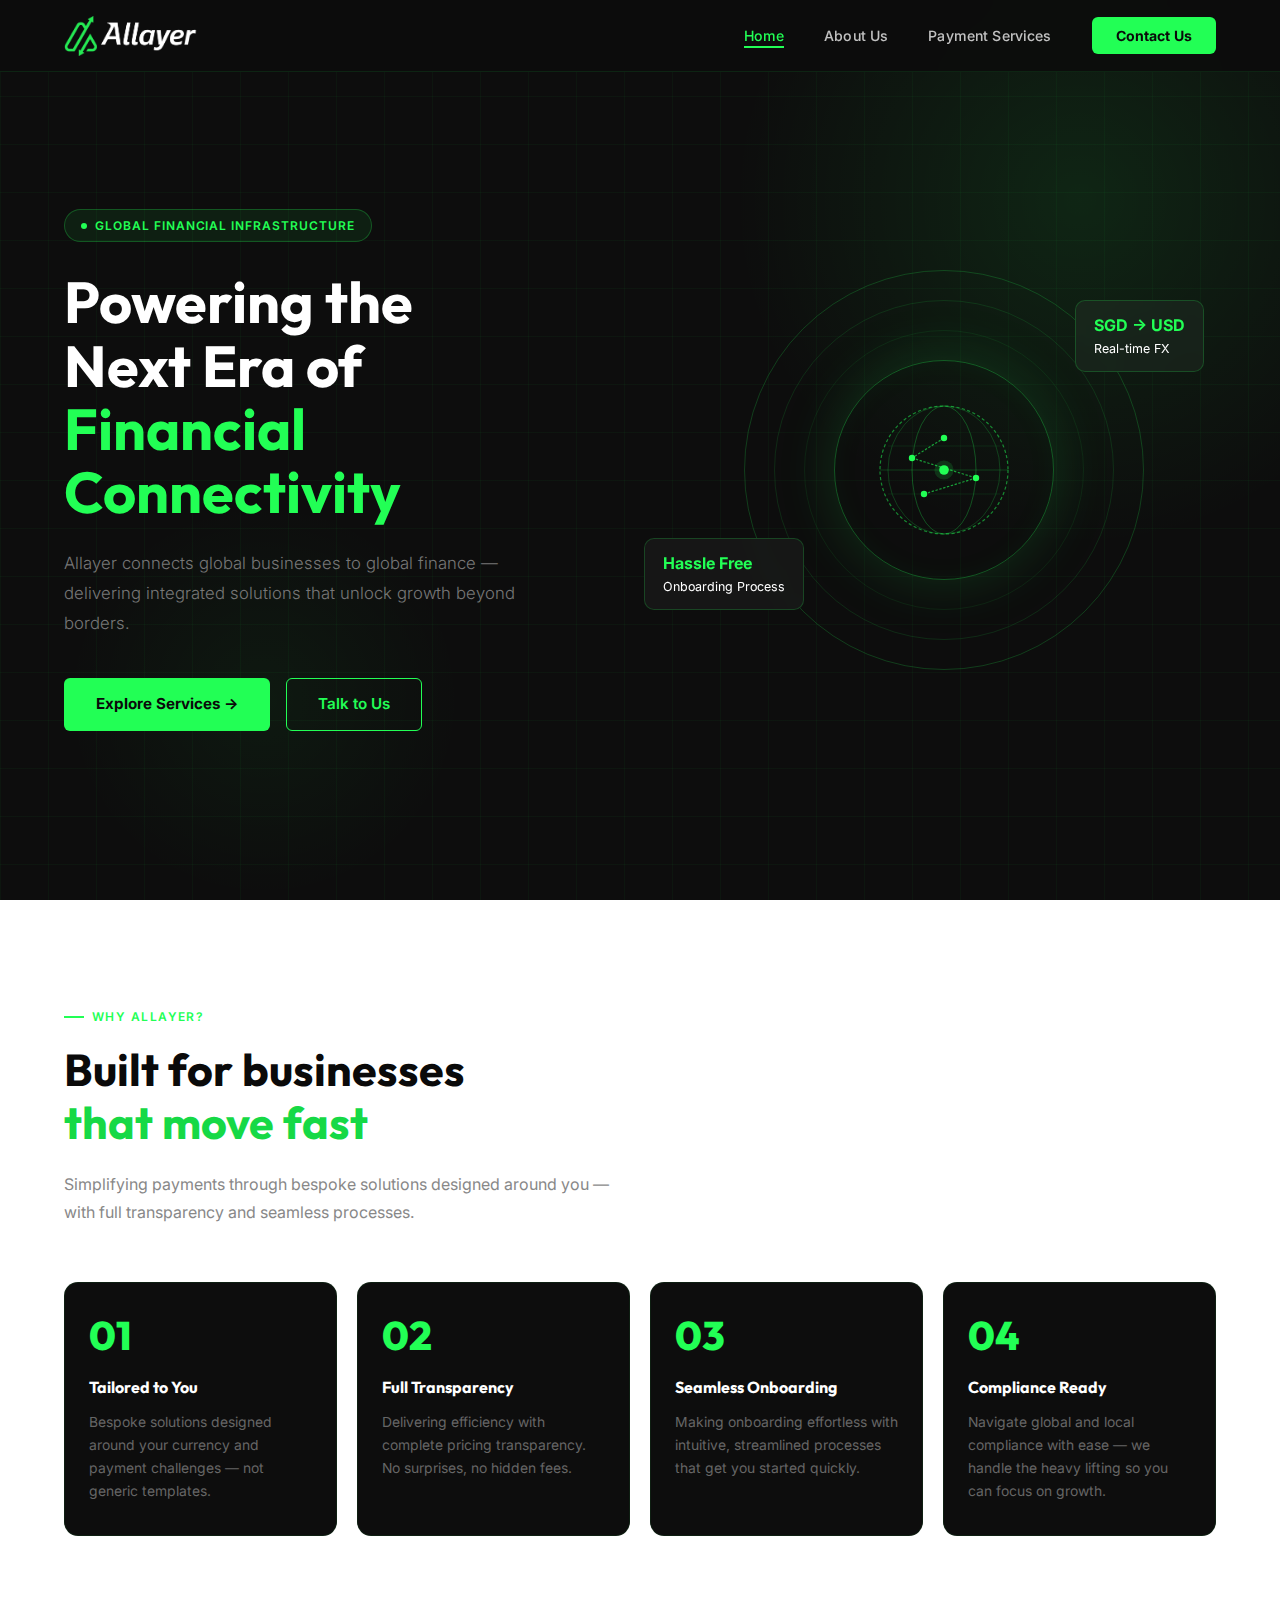
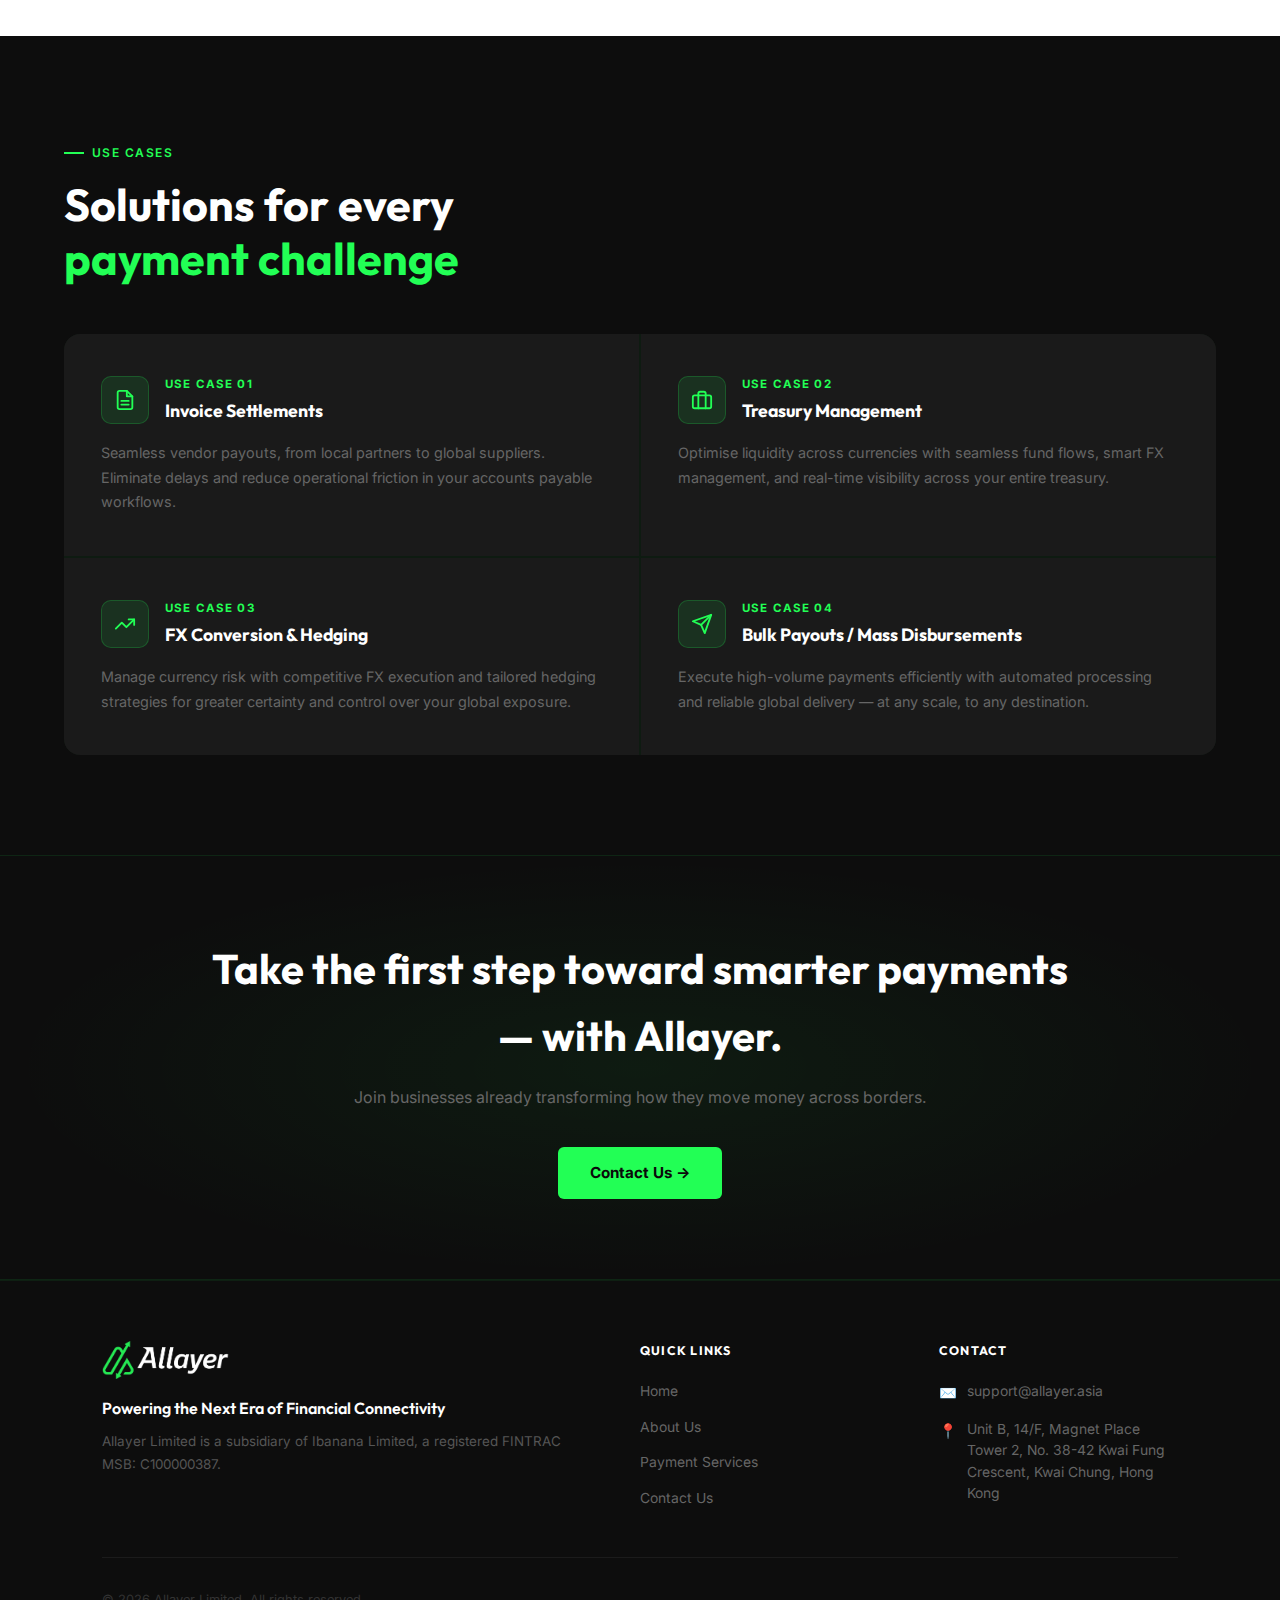
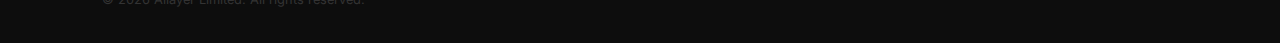
<file: index.html>
<!DOCTYPE html>
<html lang="en">
<head>
  <meta charset="UTF-8" />
  <meta name="viewport" content="width=device-width, initial-scale=1.0" />
  <title>Allayer – Powering the Next Era of Financial Connectivity</title>
  <meta name="description" content="Allayer connects global businesses to global finance — delivering integrated solutions that unlock growth beyond borders." />
  <link rel="stylesheet" href="styles.css" />
  <link rel="icon" type="image/x-icon" href="favicon.ico" />
  <link rel="icon" type="image/png" sizes="32x32" href="favicon.png" />
  <style>
    /* ─── Hero ─── */
    .hero {
      min-height: 100vh;
      display: flex;
      align-items: center;
      background: var(--dark);
      position: relative;
      overflow: hidden;
      padding: 120px 5% 80px;
    }
    .hero-bg-grid {
      position: absolute; inset: 0;
      background-image:
        linear-gradient(rgba(34,255,85,0.04) 1px, transparent 1px),
        linear-gradient(90deg, rgba(34,255,85,0.04) 1px, transparent 1px);
      background-size: 48px 48px;
    }
    .hero-glow {
      position: absolute;
      width: 700px; height: 700px;
      border-radius: 50%;
      background: radial-gradient(circle, rgba(34,255,85,0.1) 0%, transparent 70%);
      top: -150px; right: -150px;
      pointer-events: none;
    }
    .hero-glow-2 {
      position: absolute;
      width: 400px; height: 400px;
      border-radius: 50%;
      background: radial-gradient(circle, rgba(34,255,85,0.05) 0%, transparent 70%);
      bottom: 0; left: 5%;
      pointer-events: none;
    }
    .hero-inner {
      position: relative; z-index: 2;
      display: grid;
      grid-template-columns: 1fr 1fr;
      gap: 64px;
      align-items: center;
      max-width: 1200px;
      margin: 0 auto;
      width: 100%;
    }
    .hero-badge {
      display: inline-flex;
      align-items: center;
      gap: 8px;
      background: rgba(34,255,85,0.08);
      border: 1px solid rgba(34,255,85,0.25);
      color: var(--green);
      padding: 6px 16px;
      border-radius: 100px;
      font-size: 0.75rem;
      font-weight: 600;
      letter-spacing: 0.08em;
      text-transform: uppercase;
      margin-bottom: 28px;
    }
    .hero-badge::before {
      content: '';
      width: 6px; height: 6px;
      border-radius: 50%;
      background: var(--green);
      animation: pulse-ring 1.5s infinite;
    }
    .hero-title {
      font-family: var(--font-display);
      font-size: clamp(2.2rem, 4.5vw, 3.8rem);
      font-weight: 700;
      line-height: 1.1;
      color: var(--white);
      margin-bottom: 24px;
    }
    .hero-title em { font-style: normal; color: var(--green); }
    .hero-sub {
      font-size: 1.05rem;
      color: #777;
      line-height: 1.8;
      margin-bottom: 40px;
      max-width: 460px;
      font-weight: 300;
    }
    .hero-actions { display: flex; gap: 16px; flex-wrap: wrap; }

    /* ─── Globe Visual ─── */
    .hero-visual {
      display: flex;
      justify-content: center;
      align-items: center;
      animation: float 6s ease-in-out infinite;
    }
    .globe-wrap { position: relative; width: 400px; height: 400px; }
    .globe-ring {
      position: absolute; inset: 0;
      border-radius: 50%;
      border: 1px solid rgba(34,255,85,0.2);
      animation: spin-slow 20s linear infinite;
    }
    .globe-ring:nth-child(2) { inset: 30px; border-color: rgba(34,255,85,0.12); animation-duration: 15s; animation-direction: reverse; }
    .globe-ring:nth-child(3) { inset: 60px; border-color: rgba(34,255,85,0.08); animation-duration: 25s; }
    .globe-core {
      position: absolute; inset: 90px;
      border-radius: 50%;
      background: radial-gradient(135deg, #1a1a1a 0%, #0d0d0d 100%);
      border: 1px solid rgba(34,255,85,0.3);
      display: flex; align-items: center; justify-content: center;
      box-shadow: 0 0 60px rgba(34,255,85,0.15), inset 0 0 30px rgba(34,255,85,0.04);
      animation: glow-pulse 3s ease-in-out infinite;
    }
    .globe-svg { width: 160px; height: 160px; }
    .dot-card {
      position: absolute;
      background: rgba(255,255,255,0.04);
      backdrop-filter: blur(10px);
      border: 1px solid rgba(34,255,85,0.2);
      border-radius: 10px;
      padding: 12px 18px;
      font-size: 0.78rem;
      color: var(--white);
      white-space: nowrap;
      font-family: var(--font-body);
    }
    .dot-card strong { color: var(--green); font-size: 1rem; display: block; }

    /* ─── Why Allayer ─── */
    .why {
      padding: 100px 5%;
      background: var(--white);
    }
    .why-inner { max-width: 1200px; margin: 0 auto; }
    .why-header { margin-bottom: 56px; }
    .why-grid { display: grid; grid-template-columns: repeat(4, 1fr); gap: 20px; }
    .why-item {
      background: var(--dark);
      border: 1px solid rgba(34,255,85,0.08);
      border-radius: 14px;
      padding: 32px 24px;
      transition: all 0.3s;
      position: relative;
      overflow: hidden;
    }
    .why-item::after {
      content: '';
      position: absolute;
      bottom: 0; left: 0; right: 0;
      height: 2px;
      background: var(--green);
      transform: scaleX(0);
      transform-origin: left;
      transition: transform 0.3s ease;
    }
    .why-item:hover::after { transform: scaleX(1); }
    .why-item:hover {
      border-color: rgba(34,255,85,0.25);
      box-shadow: 0 12px 40px rgba(34,255,85,0.08);
      transform: translateY(-4px);
    }
    .why-num {
      font-family: var(--font-display);
      font-size: 2.5rem;
      font-weight: 800;
      color: var(--green);
      line-height: 1;
      margin-bottom: 20px;
    }
    .why-item h3 {
      font-family: var(--font-display);
      font-size: 1rem;
      font-weight: 700;
      color: var(--white);
      margin-bottom: 10px;
    }
    .why-item p { font-size: 0.87rem; color: #666; line-height: 1.65; }

    /* ─── Use Cases ─── */
    .usecases {
      padding: 100px 5%;
      background: #0D0D0D;
    }
    .usecases-inner { max-width: 1200px; margin: 0 auto; }
    .usecases-header { margin-bottom: 48px; }
    .usecases-header .section-desc { color: #666; }
    .usecases-grid { display: grid; grid-template-columns: repeat(2, 1fr); gap: 2px; background: rgba(34,255,85,0.06); border-radius: 16px; overflow: hidden; }
    .usecase-card {
      background: var(--dark-3);
      padding: 40px 36px;
      position: relative;
      transition: all 0.3s;
      border: 1px solid transparent;
    }
    .usecase-card:hover {
      background: var(--dark-4);
      border-color: rgba(34,255,85,0.15);
    }
    .uc-top {
      display: flex;
      align-items: center;
      gap: 16px;
      margin-bottom: 16px;
    }
    .uc-icon-box {
      width: 48px; height: 48px;
      background: rgba(34,255,85,0.1);
      border: 1px solid rgba(34,255,85,0.2);
      border-radius: 10px;
      display: flex; align-items: center; justify-content: center;
      flex-shrink: 0;
    }
    .uc-icon-box svg { width: 22px; height: 22px; stroke: var(--green); fill: none; stroke-width: 2; stroke-linecap: round; stroke-linejoin: round; }
    .uc-num { font-size: 0.72rem; font-weight: 700; letter-spacing: 0.1em; text-transform: uppercase; color: var(--green); margin-bottom: 4px; }
    .usecase-card h3 { font-family: var(--font-display); font-size: 1.1rem; font-weight: 700; color: var(--white); }
    .usecase-card p { font-size: 0.9rem; color: #666; line-height: 1.7; }

    /* ─── CTA Banner ─── */
    .cta-banner {
      padding: 80px 5%;
      background: var(--dark);
      border-top: 1px solid rgba(34,255,85,0.1);
      border-bottom: 1px solid rgba(34,255,85,0.1);
      text-align: center;
      position: relative;
      overflow: hidden;
    }
    .cta-banner::before {
      content: '';
      position: absolute; inset: 0;
      background: radial-gradient(ellipse at center, rgba(34,255,85,0.06) 0%, transparent 70%);
    }
    .cta-banner-inner { position: relative; z-index: 2; max-width: 860px; margin: 0 auto; text-align: center; }
    .cta-banner h2 {
      font-family: var(--font-display);
      font-size: clamp(1.8rem, 3.5vw, 2.6rem);
      font-weight: 700; color: var(--white); margin-bottom: 16px;
    }
    .cta-banner p { color: #666; font-size: 1rem; margin-bottom: 36px; }
    .cta-banner .btn-primary { background: var(--green); color: var(--black); }
    .cta-banner .btn-primary:hover { background: var(--green-deep); box-shadow: 0 8px 28px rgba(34,255,85,0.3); }

    @media (max-width: 1024px) { .why-grid { grid-template-columns: 1fr 1fr; } }
    @media (max-width: 900px) {
      .hero-inner { grid-template-columns: 1fr; }
      .hero-visual { display: none; }
      .usecases-grid { grid-template-columns: 1fr; }
      .cta-banner h2 { white-space: normal; }
    }
    @media (max-width: 600px) { .why-grid { grid-template-columns: 1fr; } }
  </style>
</head>
<body>

<nav class="nav" id="mainNav">
  <a href="index.html" class="nav-logo"><img src="logo.png" alt="Allayer" /></a>
  <ul class="nav-links" id="navLinks">
    <li><a href="index.html" class="active">Home</a></li>
    <li><a href="about.html">About Us</a></li>
    <li><a href="services.html">Payment Services</a></li>
    <li><a href="contact.html" class="nav-cta">Contact Us</a></li>
  </ul>
  <div class="hamburger" onclick="toggleNav()"><span></span><span></span><span></span></div>
</nav>

<!-- ─── Hero ─── -->
<section class="hero">
  <div class="hero-bg-grid"></div>
  <div class="hero-glow"></div>
  <div class="hero-glow-2"></div>
  <div class="hero-inner">
    <div>
      <div class="hero-badge fade-up">Global Financial Infrastructure</div>
      <h1 class="hero-title fade-up fade-up-1">
        Powering the<br/>Next Era of<br/><em>Financial Connectivity</em>
      </h1>
      <p class="hero-sub fade-up fade-up-2">
        Allayer connects global businesses to global finance — delivering integrated solutions that unlock growth beyond borders.
      </p>
      <div class="hero-actions fade-up fade-up-3">
        <a href="services.html" class="btn-primary">Explore Services →</a>
        <a href="contact.html" class="btn-outline">Talk to Us</a>
      </div>
    </div>
    <div class="hero-visual fade-up fade-up-2">
      <div class="globe-wrap">
        <div class="globe-ring"></div>
        <div class="globe-ring"></div>
        <div class="globe-ring"></div>
        <div class="globe-core">
          <svg class="globe-svg" viewBox="0 0 200 200" fill="none" xmlns="http://www.w3.org/2000/svg">
            <circle cx="100" cy="100" r="80" stroke="#22FF55" stroke-width="1.5" stroke-dasharray="4 3" opacity="0.5"/>
            <ellipse cx="100" cy="100" rx="40" ry="80" stroke="#22FF55" stroke-width="1" opacity="0.35"/>
            <ellipse cx="100" cy="100" rx="70" ry="80" stroke="#22FF55" stroke-width="1" opacity="0.25"/>
            <line x1="20" y1="100" x2="180" y2="100" stroke="#22FF55" stroke-width="1" opacity="0.25"/>
            <line x1="30" y1="70" x2="170" y2="70" stroke="#22FF55" stroke-width="0.8" opacity="0.15"/>
            <line x1="30" y1="130" x2="170" y2="130" stroke="#22FF55" stroke-width="0.8" opacity="0.15"/>
            <circle cx="60" cy="85" r="4" fill="#22FF55"/>
            <circle cx="140" cy="110" r="4" fill="#22FF55"/>
            <circle cx="100" cy="60" r="4" fill="#22FF55"/>
            <circle cx="75" cy="130" r="4" fill="#22FF55"/>
            <line x1="60" y1="85" x2="140" y2="110" stroke="#22FF55" stroke-width="1.5" stroke-dasharray="3 2" opacity="0.6"/>
            <line x1="100" y1="60" x2="60" y2="85" stroke="#22FF55" stroke-width="1.5" stroke-dasharray="3 2" opacity="0.6"/>
            <line x1="140" y1="110" x2="75" y2="130" stroke="#22FF55" stroke-width="1.5" stroke-dasharray="3 2" opacity="0.6"/>
            <circle cx="100" cy="100" r="12" fill="rgba(34,255,85,0.15)"/>
            <circle cx="100" cy="100" r="6" fill="#22FF55"/>
          </svg>
        </div>
        <div class="dot-card" style="position:absolute;top:30px;right:-60px;"><strong>SGD → USD</strong>Real-time FX</div>
        <div class="dot-card" style="position:absolute;bottom:60px;left:-100px;"><strong>Hassle Free</strong>Onboarding Process</div>
      </div>
    </div>
  </div>
</section>

<!-- ─── Why Allayer ─── -->
<section class="why">
  <div class="why-inner">
    <div class="why-header">
      <div class="section-tag">Why Allayer?</div>
      <h2 class="section-title">Built for businesses<br/><span>that move fast</span></h2>
      <p class="section-desc">Simplifying payments through bespoke solutions designed around you — with full transparency and seamless processes.</p>
    </div>
    <div class="why-grid">
      <div class="why-item fade-up">
        <div class="why-num">01</div>
        <h3>Tailored to You</h3>
        <p>Bespoke solutions designed around your currency and payment challenges — not generic templates.</p>
      </div>
      <div class="why-item fade-up fade-up-1">
        <div class="why-num">02</div>
        <h3>Full Transparency</h3>
        <p>Delivering efficiency with complete pricing transparency. No surprises, no hidden fees.</p>
      </div>
      <div class="why-item fade-up fade-up-2">
        <div class="why-num">03</div>
        <h3>Seamless Onboarding</h3>
        <p>Making onboarding effortless with intuitive, streamlined processes that get you started quickly.</p>
      </div>
      <div class="why-item fade-up fade-up-3">
        <div class="why-num">04</div>
        <h3>Compliance Ready</h3>
        <p>Navigate global and local compliance with ease — we handle the heavy lifting so you can focus on growth.</p>
      </div>
    </div>
  </div>
</section>

<!-- ─── Use Cases ─── -->
<section class="usecases">
  <div class="usecases-inner">
    <div class="usecases-header">
      <div class="section-tag">Use Cases</div>
      <h2 class="section-title light">Solutions for every<br/><span>payment challenge</span></h2>
    </div>
    <div class="usecases-grid">
      <div class="usecase-card fade-up">
        <div class="uc-top">
          <div class="uc-icon-box"><svg viewBox="0 0 24 24"><path d="M14 2H6a2 2 0 0 0-2 2v16a2 2 0 0 0 2 2h12a2 2 0 0 0 2-2V8z"/><polyline points="14 2 14 8 20 8"/><line x1="16" y1="13" x2="8" y2="13"/><line x1="16" y1="17" x2="8" y2="17"/></svg></div>
          <div><div class="uc-num">Use Case 01</div><h3>Invoice Settlements</h3></div>
        </div>
        <p>Seamless vendor payouts, from local partners to global suppliers. Eliminate delays and reduce operational friction in your accounts payable workflows.</p>
      </div>
      <div class="usecase-card fade-up fade-up-1">
        <div class="uc-top">
          <div class="uc-icon-box"><svg viewBox="0 0 24 24"><rect x="2" y="7" width="20" height="14" rx="2"/><path d="M16 21V5a2 2 0 0 0-2-2h-4a2 2 0 0 0-2 2v16"/></svg></div>
          <div><div class="uc-num">Use Case 02</div><h3>Treasury Management</h3></div>
        </div>
        <p>Optimise liquidity across currencies with seamless fund flows, smart FX management, and real-time visibility across your entire treasury.</p>
      </div>
      <div class="usecase-card fade-up fade-up-2">
        <div class="uc-top">
          <div class="uc-icon-box"><svg viewBox="0 0 24 24"><polyline points="22 7 13.5 15.5 8.5 10.5 2 17"/><polyline points="16 7 22 7 22 13"/></svg></div>
          <div><div class="uc-num">Use Case 03</div><h3>FX Conversion & Hedging</h3></div>
        </div>
        <p>Manage currency risk with competitive FX execution and tailored hedging strategies for greater certainty and control over your global exposure.</p>
      </div>
      <div class="usecase-card fade-up fade-up-3">
        <div class="uc-top">
          <div class="uc-icon-box"><svg viewBox="0 0 24 24"><line x1="22" y1="2" x2="11" y2="13"/><polygon points="22 2 15 22 11 13 2 9 22 2"/></svg></div>
          <div><div class="uc-num">Use Case 04</div><h3>Bulk Payouts / Mass Disbursements</h3></div>
        </div>
        <p>Execute high-volume payments efficiently with automated processing and reliable global delivery — at any scale, to any destination.</p>
      </div>
    </div>
  </div>
</section>

<!-- ─── CTA Banner ─── -->
<section class="cta-banner">
  <div class="cta-banner-inner">
    <h2>Take the first step toward smarter payments — with Allayer.</h2>
    <p>Join businesses already transforming how they move money across borders.</p>
    <a href="contact.html" class="btn-primary">Contact Us →</a>
  </div>
</section>

<!-- ─── Footer ─── -->
<footer>
  <div class="footer-top">
    <div class="footer-brand">
      <img src="logo.png" alt="Allayer" />
      <div class="footer-brand-tagline">Powering the Next Era of Financial Connectivity</div>
      <p>Allayer Limited is a subsidiary of Ibanana Limited, a registered FINTRAC MSB: C100000387.</p>
    </div>
    <div class="footer-col">
      <h4>Quick Links</h4>
      <ul>
        <li><a href="index.html">Home</a></li>
        <li><a href="about.html">About Us</a></li>
        <li><a href="services.html">Payment Services</a></li>
        <li><a href="contact.html">Contact Us</a></li>
      </ul>
    </div>
    <div class="footer-col">
      <h4>Contact</h4>
      <ul>
        <li><span class="f-icon">✉️</span><a href="mailto:support@allayer.asia">support@allayer.asia</a></li>
        <li><span class="f-icon">📍</span><span>Unit B, 14/F, Magnet Place Tower 2, No. 38-42 Kwai Fung Crescent, Kwai Chung, Hong Kong</span></li>
      </ul>
    </div>
  </div>
  <div class="footer-bottom"><span>© 2026 Allayer Limited. All rights reserved.</span></div>
</footer>

<script>
  const nav = document.getElementById('mainNav');
  window.addEventListener('scroll', () => nav.classList.toggle('scrolled', window.scrollY > 20));
  function toggleNav() { document.getElementById('navLinks').classList.toggle('open'); }
</script>
</body>
</html>
</file>
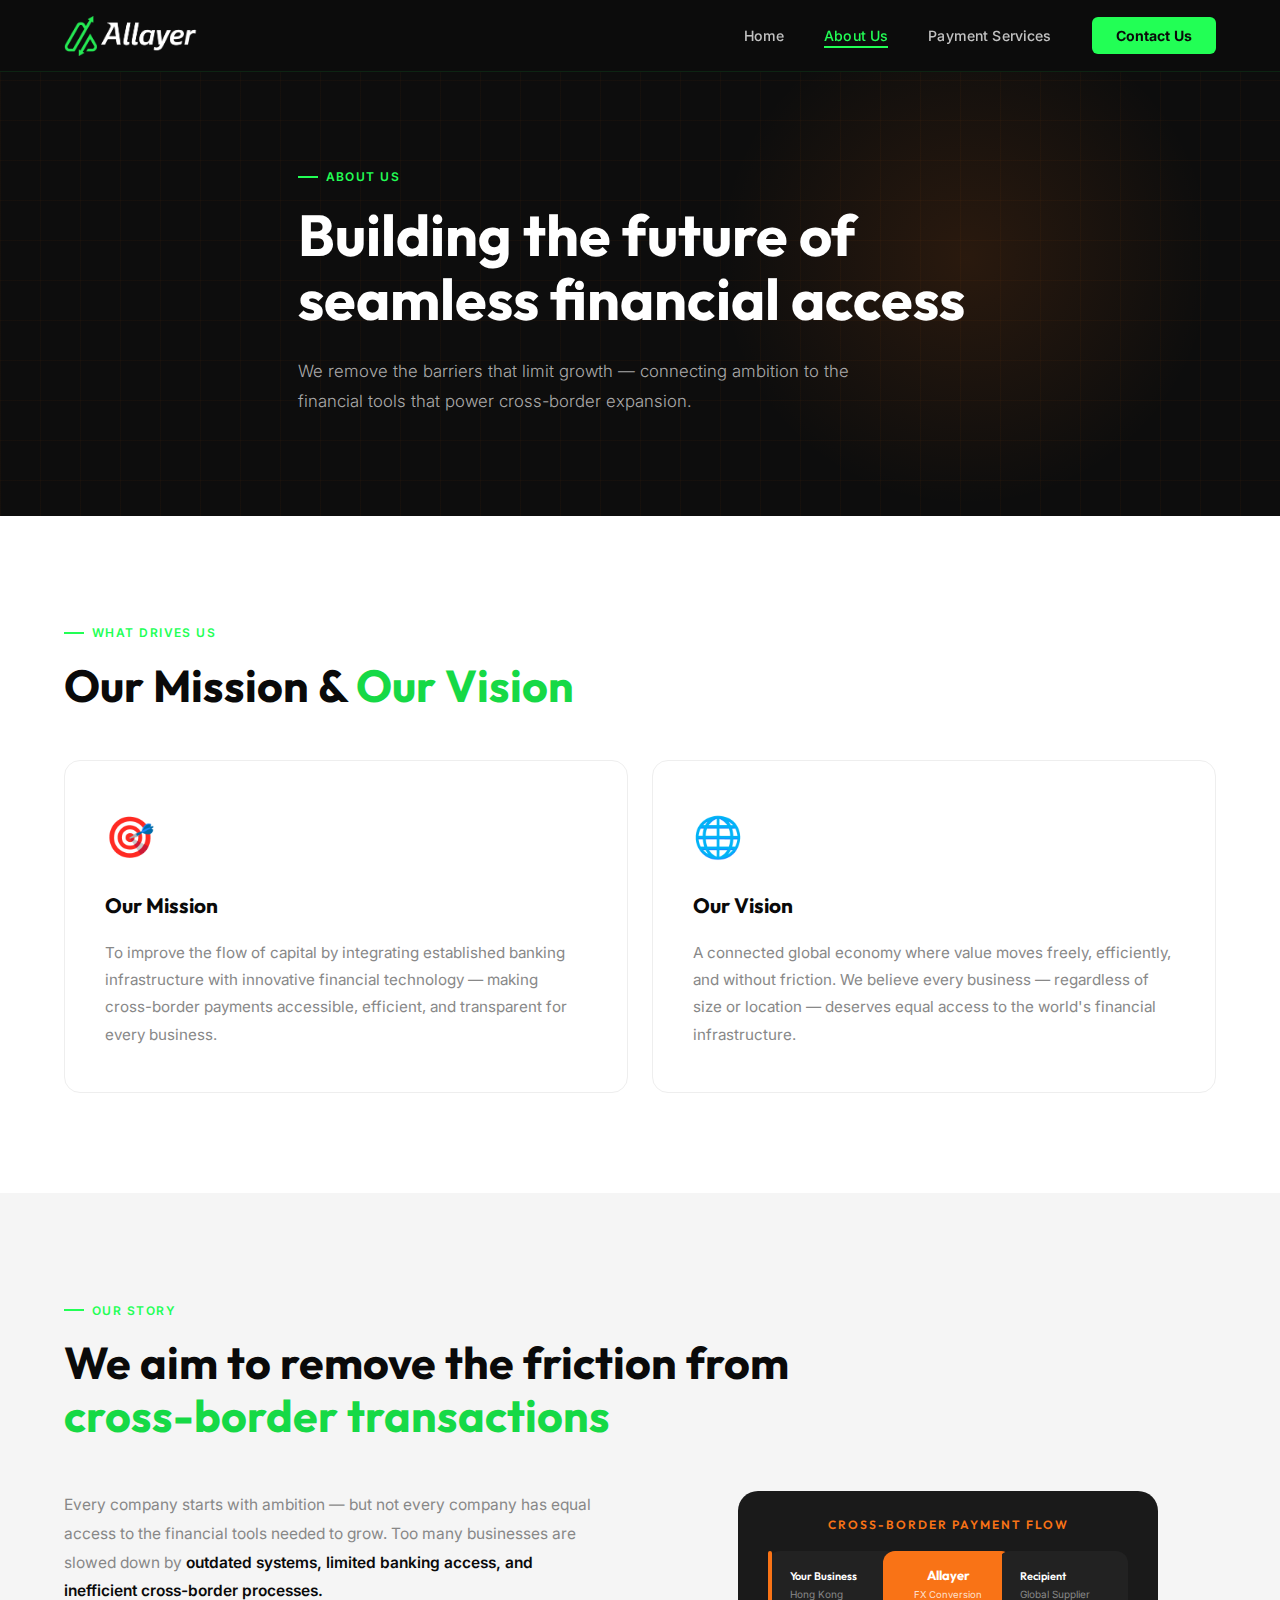
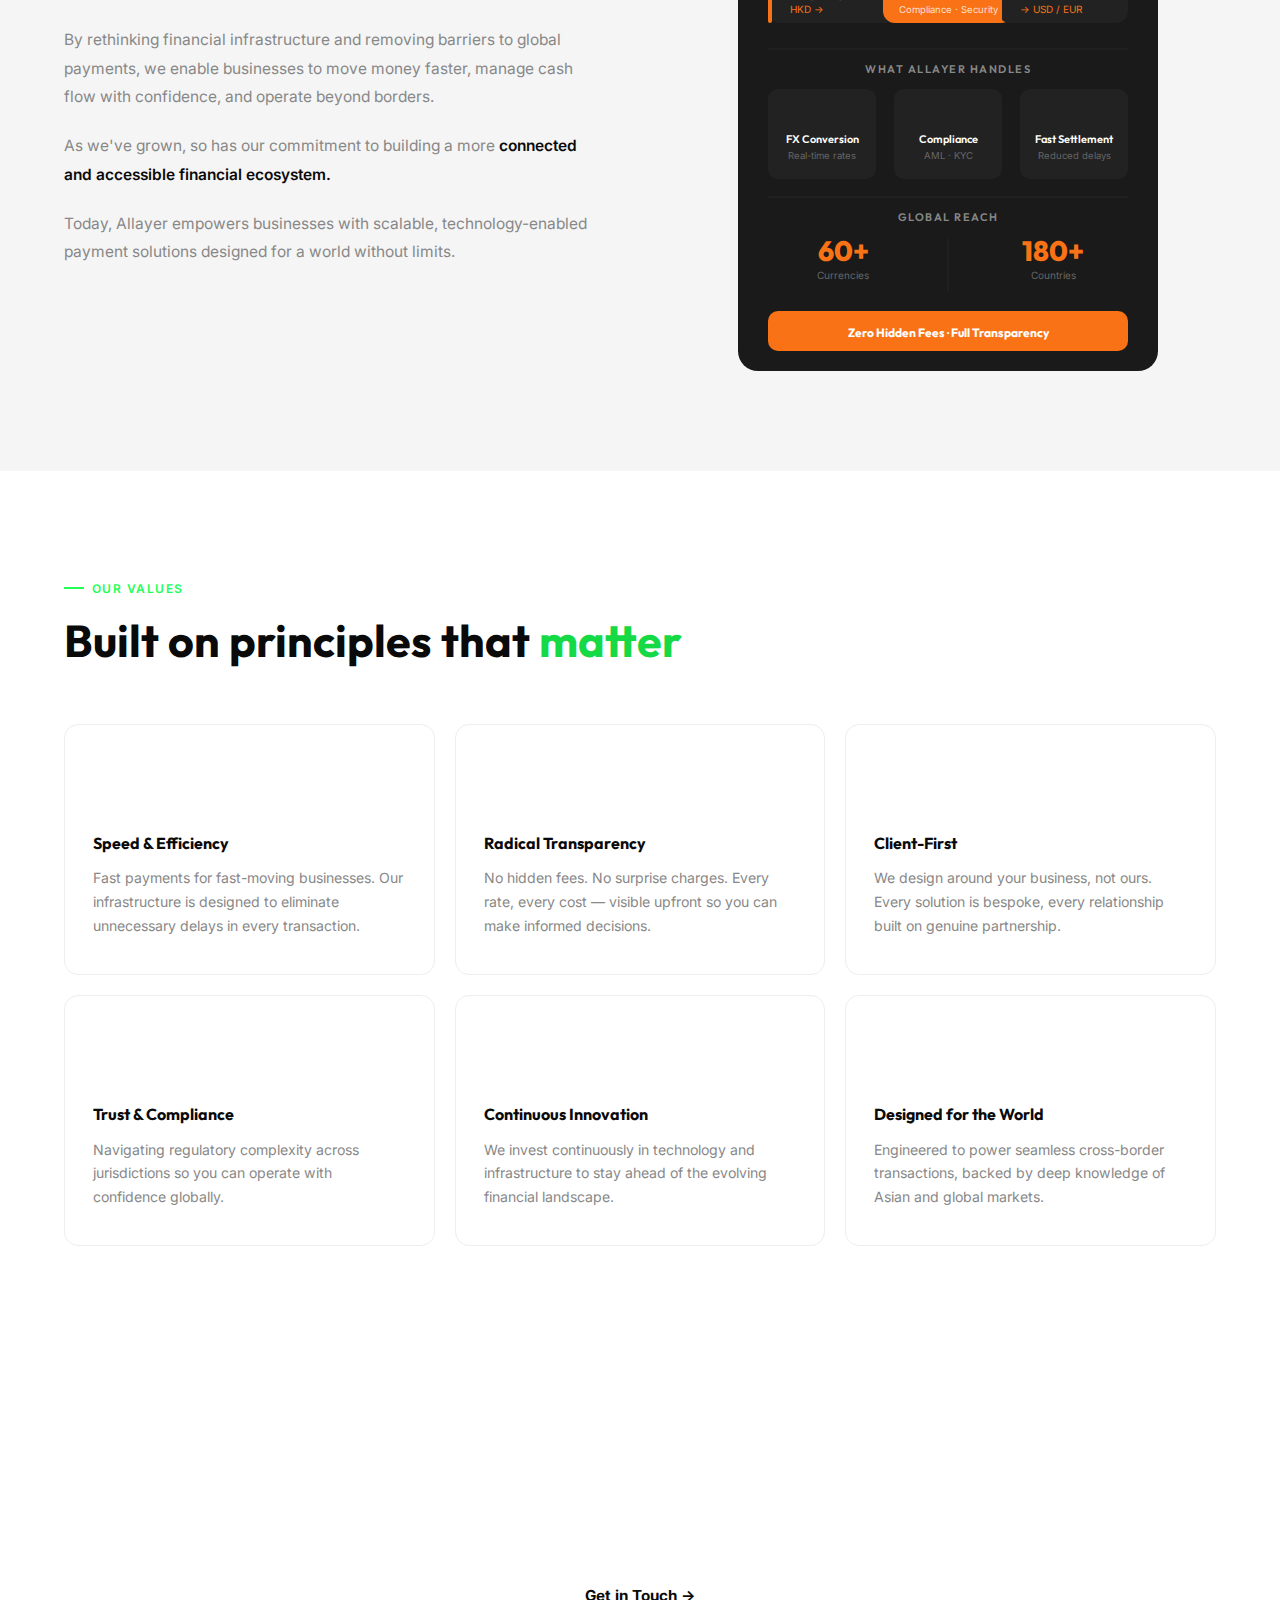
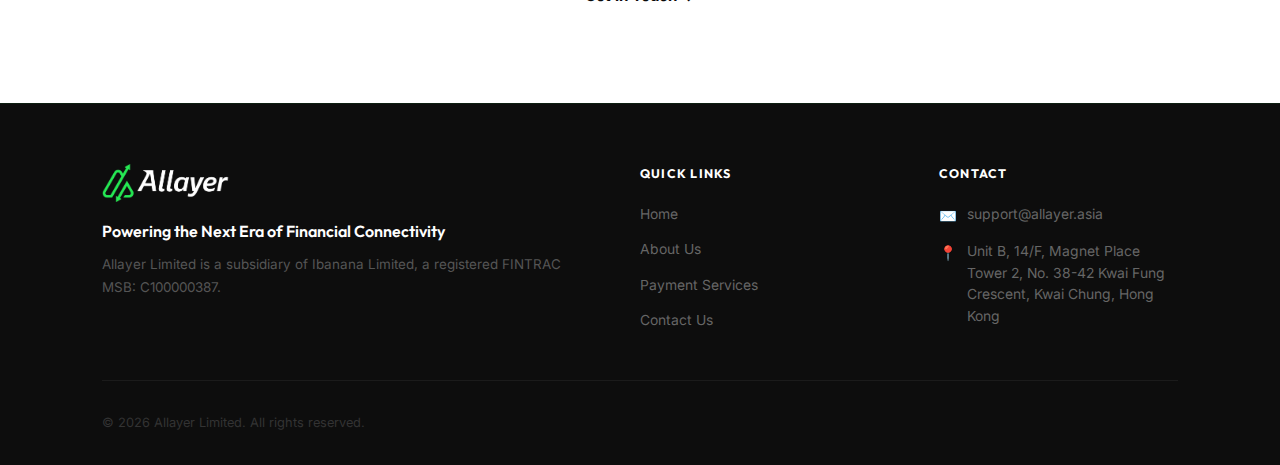
<file: about.html>
<!DOCTYPE html>
<html lang="en">
<head>
  <meta charset="UTF-8" />
  <meta name="viewport" content="width=device-width, initial-scale=1.0" />
  <title>About Us – Allayer</title>
  <meta name="description" content="Building the future of seamless financial access. Learn about Allayer's mission, story and vision." />
  <link rel="stylesheet" href="styles.css" />
  <link rel="icon" type="image/x-icon" href="favicon.ico" />
  <link rel="icon" type="image/png" sizes="32x32" href="favicon.png" />
  <style>
    /* ─── Page Hero ─── */
    .page-hero {
      padding: 160px 5% 100px;
      background: var(--dark);
      position: relative;
      overflow: hidden;
    }
    .page-hero-bg {
      position: absolute; inset: 0;
      background-image:
        linear-gradient(rgba(249,115,22,0.04) 1px, transparent 1px),
        linear-gradient(90deg, rgba(249,115,22,0.04) 1px, transparent 1px);
      background-size: 40px 40px;
    }
    .page-hero-glow {
      position: absolute;
      width: 500px; height: 500px;
      border-radius: 50%;
      background: radial-gradient(circle, rgba(249,115,22,0.12) 0%, transparent 70%);
      right: 5%; top: 50%;
      transform: translateY(-50%);
    }
    .page-hero-inner {
      position: relative; z-index: 2;
      max-width: 800px;
      /* align left — no centering */
    }
    .page-hero h1 {
      font-family: var(--font-display);
      font-size: clamp(2.2rem, 4.5vw, 3.6rem);
      font-weight: 700;
      color: var(--white);
      line-height: 1.12;
      margin-bottom: 24px;
    }
    .page-hero h1 span { color: var(--orange); }
    .page-hero p { font-size: 1.05rem; color: #aaa; line-height: 1.8; max-width: 560px; font-weight: 300; }

    /* ─── Mission + Vision Side by Side ─── */
    .mission {
      padding: 100px 5%;
      background: var(--white);
    }
    .mission-inner {
      max-width: 1200px; margin: 0 auto;
    }
    .mission-header { margin-bottom: 48px; }
    .mission-grid {
      display: grid;
      grid-template-columns: 1fr 1fr;
      gap: 24px;
    }
    .mv-card {
      border-radius: 16px;
      padding: 44px 40px;
      border: 1px solid #eee;
      position: relative;
      overflow: hidden;
      transition: all 0.3s;
    }
    .mv-card:hover { box-shadow: 0 16px 48px rgba(249,115,22,0.1); transform: translateY(-4px); border-color: var(--orange-light); }
    .mv-card::before {
      content: '';
      position: absolute;
      top: 0; left: 0; right: 0;
      height: 4px;
      background: linear-gradient(90deg, var(--orange), var(--orange-deep));
    }
    .mv-card.dark { background: var(--dark); border-color: rgba(249,115,22,0.15); }
    .mv-icon { font-size: 2.5rem; margin-bottom: 20px; }
    .mv-card h3 {
      font-family: var(--font-display);
      font-size: 1.3rem;
      font-weight: 700;
      margin-bottom: 16px;
    }
    .mv-card.dark h3 { color: var(--orange); }
    .mv-card:not(.dark) h3 { color: var(--black); }
    .mv-card p { font-size: 0.95rem; line-height: 1.8; }
    .mv-card.dark p { color: #888; }
    .mv-card:not(.dark) p { color: var(--grey); }

    /* ─── Story ─── */
    .story {
      padding: 100px 5%;
      background: var(--light-grey);
    }
    .story-inner { max-width: 1200px; margin: 0 auto; }
    .story-grid {
      display: grid;
      grid-template-columns: 1fr 1fr;
      gap: 80px;
      margin-top: 48px;
      align-items: start;
    }
    .story-text p {
      color: var(--grey);
      line-height: 1.85;
      margin-bottom: 20px;
      font-size: 0.97rem;
    }
    .story-text p strong { color: var(--black); font-weight: 600; }
    .story-infographic {
      background: transparent;
      border-radius: 16px;
      overflow: hidden;
      display: flex;
      align-items: center;
      justify-content: center;
    }

    /* ─── Values ─── */
    .values {
      padding: 100px 5%;
      background: var(--white);
    }
    .values-inner { max-width: 1200px; margin: 0 auto; }
    .values-header { margin-bottom: 56px; }
    .values-grid { display: grid; grid-template-columns: repeat(3, 1fr); gap: 20px; }
    .value-card {
      padding: 36px 28px;
      border: 1px solid #eee;
      border-radius: 14px;
      transition: all 0.3s;
    }
    .value-card:hover { border-color: var(--orange); box-shadow: 0 16px 48px rgba(249,115,22,0.1); transform: translateY(-4px); }
    .value-icon {
      width: 50px; height: 50px;
      background: var(--orange-pale);
      border-radius: 12px;
      display: flex; align-items: center; justify-content: center;
      margin-bottom: 20px;
      border: 1px solid var(--orange-light);
    }
    .value-icon svg { width: 22px; height: 22px; stroke: var(--orange); fill: none; stroke-width: 2; stroke-linecap: round; stroke-linejoin: round; }
    .value-card h3 {
      font-family: var(--font-display);
      font-size: 1rem;
      font-weight: 700;
      margin-bottom: 10px;
    }
    .value-card p { font-size: 0.88rem; color: var(--grey); line-height: 1.7; }

    /* ─── CTA Banner ─── */
    .cta-banner {
      padding: 80px 5%;
      background: linear-gradient(135deg, var(--orange) 0%, var(--orange-deep) 100%);
      text-align: center;
      position: relative;
      overflow: hidden;
    }
    .cta-banner::before {
      content: '';
      position: absolute; inset: 0;
      background-image: linear-gradient(rgba(255,255,255,0.04) 1px, transparent 1px),
                        linear-gradient(90deg, rgba(255,255,255,0.04) 1px, transparent 1px);
      background-size: 32px 32px;
    }
    .cta-banner-inner { position: relative; z-index: 2; max-width: 1000px; margin: 0 auto; }
    .cta-banner h2 {
      font-family: var(--font-display);
      font-size: clamp(1.8rem, 3.5vw, 2.6rem);
      font-weight: 700; color: var(--white); margin-bottom: 16px;
      white-space: nowrap;
    }
    .cta-banner p { color: rgba(255,255,255,0.85); font-size: 1rem; margin-bottom: 36px; }
    .cta-banner .btn-primary { background: var(--white); color: var(--orange); }
    .cta-banner .btn-primary:hover { background: var(--dark); color: var(--white); box-shadow: none; }

    @media (max-width: 900px) {
      .mission-grid, .story-grid, .values-grid { grid-template-columns: 1fr; gap: 24px; }
      .cta-banner h2 { white-space: normal; }
    }
  </style>
</head>
<body>

<!-- ─── Navigation ─── -->
<nav class="nav" id="mainNav">
  <a href="index.html" class="nav-logo">
    <img src="logo.png" alt="Allayer" />
  </a>
  <ul class="nav-links" id="navLinks">
    <li><a href="index.html">Home</a></li>
    <li><a href="about.html" class="active">About Us</a></li>
    <li><a href="services.html">Payment Services</a></li>
    <li><a href="contact.html" class="nav-cta">Contact Us</a></li>
  </ul>
  <div class="hamburger" onclick="toggleNav()">
    <span></span><span></span><span></span>
  </div>
</nav>

<!-- ─── Page Hero ─── -->
<section class="page-hero">
  <div class="page-hero-bg"></div>
  <div class="page-hero-glow"></div>
  <div class="page-hero-inner container">
    <div class="section-tag fade-up">About Us</div>
    <h1 class="fade-up fade-up-1">Building the future of<br/><span>seamless financial access</span></h1>
    <p class="fade-up fade-up-2">We remove the barriers that limit growth — connecting ambition to the financial tools that power cross-border expansion.</p>
  </div>
</section>

<!-- ─── Mission + Vision ─── -->
<section class="mission">
  <div class="mission-inner">
    <div class="mission-header">
      <div class="section-tag">What Drives Us</div>
      <h2 class="section-title">Our Mission &amp; <span>Our Vision</span></h2>
    </div>
    <div class="mission-grid">
      <!-- Mission -->
      <div class="mv-card fade-up">
        <div class="mv-icon">🎯</div>
        <h3>Our Mission</h3>
        <p>To improve the flow of capital by integrating established banking infrastructure with innovative financial technology — making cross-border payments accessible, efficient, and transparent for every business.</p>
      </div>
      <!-- Vision -->
      <div class="mv-card fade-up fade-up-1">
        <div class="mv-icon">🌐</div>
        <h3>Our Vision</h3>
        <p>A connected global economy where value moves freely, efficiently, and without friction. We believe every business — regardless of size or location — deserves equal access to the world's financial infrastructure.</p>
      </div>
    </div>
  </div>
</section>

<!-- ─── Story ─── -->
<section class="story">
  <div class="story-inner">
    <div class="section-tag">Our Story</div>
    <h2 class="section-title">We aim to remove the friction from<br/><span>cross-border transactions</span></h2>
    <div class="story-grid">
      <div class="story-text">
        <p>Every company starts with ambition — but not every company has equal access to the financial tools needed to grow. Too many businesses are slowed down by <strong>outdated systems, limited banking access, and inefficient cross-border processes.</strong></p>
        <p>By rethinking financial infrastructure and removing barriers to global payments, we enable businesses to move money faster, manage cash flow with confidence, and operate beyond borders.</p>
        <p>As we've grown, so has our commitment to building a more <strong>connected and accessible financial ecosystem.</strong></p>
        <p>Today, Allayer empowers businesses with scalable, technology-enabled payment solutions designed for a world without limits.</p>
      </div>
      <div class="story-infographic">
        <!-- Payment flow infographic -->
        <svg viewBox="0 0 420 480" fill="none" xmlns="http://www.w3.org/2000/svg" style="width:100%;max-width:420px;display:block;margin:0 auto;">
          <!-- Background card -->
          <rect width="420" height="480" rx="20" fill="#1A1A1A"/>
          <!-- Top label -->
          <text x="210" y="38" text-anchor="middle" font-family="Outfit,sans-serif" font-size="12" font-weight="600" fill="#F97316" letter-spacing="2">CROSS-BORDER PAYMENT FLOW</text>

          <!-- Step 1: Business -->
          <rect x="30" y="60" width="130" height="72" rx="12" fill="#222"/>
          <rect x="30" y="60" width="4" height="72" rx="2" fill="#F97316"/>
          <text x="52" y="89" font-family="Outfit,sans-serif" font-size="11" font-weight="600" fill="#fff">Your Business</text>
          <text x="52" y="107" font-family="Inter,sans-serif" font-size="10" fill="#888">Hong Kong</text>
          <text x="52" y="122" font-family="Inter,sans-serif" font-size="10" fill="#F97316">HKD →</text>

          <!-- Arrow 1 -->
          <line x1="165" y1="96" x2="255" y2="96" stroke="#F97316" stroke-width="1.5" stroke-dasharray="4 3"/>
          <polygon points="255,90 267,96 255,102" fill="#F97316"/>

          <!-- Step 2: Allayer -->
          <rect x="145" y="60" width="130" height="72" rx="12" fill="#F97316"/>
          <text x="210" y="89" text-anchor="middle" font-family="Outfit,sans-serif" font-size="13" font-weight="700" fill="#fff">Allayer</text>
          <text x="210" y="107" text-anchor="middle" font-family="Inter,sans-serif" font-size="9.5" fill="rgba(255,255,255,0.8)">FX Conversion</text>
          <text x="210" y="122" text-anchor="middle" font-family="Inter,sans-serif" font-size="9.5" fill="rgba(255,255,255,0.8)">Compliance · Security</text>

          <!-- Arrow 2 -->
          <line x1="280" y1="96" x2="368" y2="96" stroke="#F97316" stroke-width="1.5" stroke-dasharray="4 3"/>
          <polygon points="368,90 380,96 368,102" fill="#F97316"/>

          <!-- Step 3: Recipient -->
          <rect x="260" y="60" width="130" height="72" rx="12" fill="#222"/>
          <rect x="260" y="60" width="4" height="72" rx="2" fill="#F97316"/>
          <text x="282" y="89" font-family="Outfit,sans-serif" font-size="11" font-weight="600" fill="#fff">Recipient</text>
          <text x="282" y="107" font-family="Inter,sans-serif" font-size="10" fill="#888">Global Supplier</text>
          <text x="282" y="122" font-family="Inter,sans-serif" font-size="10" fill="#F97316">→ USD / EUR</text>

          <!-- Divider -->
          <line x1="30" y1="158" x2="390" y2="158" stroke="rgba(255,255,255,0.06)" stroke-width="1"/>

          <!-- Features row -->
          <text x="210" y="182" text-anchor="middle" font-family="Outfit,sans-serif" font-size="11" font-weight="600" fill="#888" letter-spacing="1.5">WHAT ALLAYER HANDLES</text>

          <!-- Feature 1 -->
          <rect x="30" y="198" width="108" height="90" rx="10" fill="#222"/>
          <text x="84" y="228" text-anchor="middle" font-size="22">💱</text>
          <text x="84" y="252" text-anchor="middle" font-family="Outfit,sans-serif" font-size="11" font-weight="600" fill="#fff">FX Conversion</text>
          <text x="84" y="268" text-anchor="middle" font-family="Inter,sans-serif" font-size="9.5" fill="#666">Real-time rates</text>

          <!-- Feature 2 -->
          <rect x="156" y="198" width="108" height="90" rx="10" fill="#222"/>
          <text x="210" y="228" text-anchor="middle" font-size="22">🛡️</text>
          <text x="210" y="252" text-anchor="middle" font-family="Outfit,sans-serif" font-size="11" font-weight="600" fill="#fff">Compliance</text>
          <text x="210" y="268" text-anchor="middle" font-family="Inter,sans-serif" font-size="9.5" fill="#666">AML · KYC</text>

          <!-- Feature 3 -->
          <rect x="282" y="198" width="108" height="90" rx="10" fill="#222"/>
          <text x="336" y="228" text-anchor="middle" font-size="22">⚡</text>
          <text x="336" y="252" text-anchor="middle" font-family="Outfit,sans-serif" font-size="11" font-weight="600" fill="#fff">Fast Settlement</text>
          <text x="336" y="268" text-anchor="middle" font-family="Inter,sans-serif" font-size="9.5" fill="#666">Reduced delays</text>

          <!-- Divider 2 -->
          <line x1="30" y1="306" x2="390" y2="306" stroke="rgba(255,255,255,0.06)" stroke-width="1"/>

          <!-- Stats row -->
          <text x="210" y="330" text-anchor="middle" font-family="Outfit,sans-serif" font-size="11" font-weight="600" fill="#888" letter-spacing="1.5">GLOBAL REACH</text>

          <!-- Stat 1 -->
          <text x="105" y="370" text-anchor="middle" font-family="Outfit,sans-serif" font-size="28" font-weight="800" fill="#F97316">60+</text>
          <text x="105" y="388" text-anchor="middle" font-family="Inter,sans-serif" font-size="10" fill="#666">Currencies</text>

          <!-- Divider vertical -->
          <line x1="210" y1="348" x2="210" y2="400" stroke="rgba(255,255,255,0.06)" stroke-width="1"/>

          <!-- Stat 2 -->
          <text x="315" y="370" text-anchor="middle" font-family="Outfit,sans-serif" font-size="28" font-weight="800" fill="#F97316">180+</text>
          <text x="315" y="388" text-anchor="middle" font-family="Inter,sans-serif" font-size="10" fill="#666">Countries</text>

          <!-- Bottom bar -->
          <rect x="30" y="420" width="360" height="40" rx="10" fill="#F97316"/>
          <text x="210" y="446" text-anchor="middle" font-family="Outfit,sans-serif" font-size="12" font-weight="700" fill="#fff">Zero Hidden Fees · Full Transparency</text>
        </svg>
      </div>
    </div>
  </div>
</section>

<!-- ─── Values ─── -->
<section class="values">
  <div class="values-inner">
    <div class="values-header">
      <div class="section-tag">Our Values</div>
      <h2 class="section-title">Built on principles that <span>matter</span></h2>
    </div>
    <div class="values-grid">
      <div class="value-card fade-up">
        <div class="value-icon">
          <svg viewBox="0 0 24 24"><polyline points="13 2 3 14 12 14 11 22 21 10 12 10 13 2"/></svg>
        </div>
        <h3>Speed & Efficiency</h3>
        <p>Fast payments for fast-moving businesses. Our infrastructure is designed to eliminate unnecessary delays in every transaction.</p>
      </div>
      <div class="value-card fade-up fade-up-1">
        <div class="value-icon">
          <svg viewBox="0 0 24 24"><circle cx="11" cy="11" r="8"/><line x1="21" y1="21" x2="16.65" y2="16.65"/></svg>
        </div>
        <h3>Radical Transparency</h3>
        <p>No hidden fees. No surprise charges. Every rate, every cost — visible upfront so you can make informed decisions.</p>
      </div>
      <div class="value-card fade-up fade-up-2">
        <div class="value-icon">
          <svg viewBox="0 0 24 24"><path d="M17 21v-2a4 4 0 0 0-4-4H5a4 4 0 0 0-4 4v2"/><circle cx="9" cy="7" r="4"/><path d="M23 21v-2a4 4 0 0 0-3-3.87"/><path d="M16 3.13a4 4 0 0 1 0 7.75"/></svg>
        </div>
        <h3>Client-First</h3>
        <p>We design around your business, not ours. Every solution is bespoke, every relationship built on genuine partnership.</p>
      </div>
      <div class="value-card fade-up">
        <div class="value-icon">
          <svg viewBox="0 0 24 24"><path d="M12 22s8-4 8-10V5l-8-3-8 3v7c0 6 8 10 8 10z"/></svg>
        </div>
        <h3>Trust & Compliance</h3>
        <p>Navigating regulatory complexity across jurisdictions so you can operate with confidence globally.</p>
      </div>
      <div class="value-card fade-up fade-up-1">
        <div class="value-icon">
          <svg viewBox="0 0 24 24"><circle cx="12" cy="12" r="10"/><line x1="12" y1="8" x2="12" y2="12"/><line x1="12" y1="16" x2="12.01" y2="16"/></svg>
        </div>
        <h3>Continuous Innovation</h3>
        <p>We invest continuously in technology and infrastructure to stay ahead of the evolving financial landscape.</p>
      </div>
      <div class="value-card fade-up fade-up-2">
        <div class="value-icon">
          <svg viewBox="0 0 24 24"><circle cx="12" cy="12" r="10"/><line x1="2" y1="12" x2="22" y2="12"/><path d="M12 2a15.3 15.3 0 0 1 4 10 15.3 15.3 0 0 1-4 10 15.3 15.3 0 0 1-4-10 15.3 15.3 0 0 1 4-10z"/></svg>
        </div>
        <h3>Designed for the World</h3>
        <p>Engineered to power seamless cross-border transactions, backed by deep knowledge of Asian and global markets.</p>
      </div>
    </div>
  </div>
</section>

<!-- ─── CTA Banner ─── -->
<section class="cta-banner">
  <div class="cta-banner-inner">
    <h2>Ready to simplify your global payments?</h2>
    <p>Join businesses worldwide who trust Allayer for secure, compliant, and efficient cross-border transactions.</p>
    <a href="contact.html" class="btn-primary">Get in Touch →</a>
  </div>
</section>

<!-- ─── Footer ─── -->
<footer>
  <div class="footer-top">
    <div class="footer-brand">
      <div class="footer-logo-wrap">
        <img src="logo.png" alt="Allayer" />
      </div>
      <div class="footer-brand-tagline">Powering the Next Era of Financial Connectivity</div>
      <p>Allayer Limited is a subsidiary of Ibanana Limited, a registered FINTRAC MSB: C100000387.</p>
    </div>
    <div class="footer-col">
      <h4>Quick Links</h4>
      <ul>
        <li><a href="index.html">Home</a></li>
        <li><a href="about.html">About Us</a></li>
        <li><a href="services.html">Payment Services</a></li>
        <li><a href="contact.html">Contact Us</a></li>
      </ul>
    </div>
    <div class="footer-col">
      <h4>Contact</h4>
      <ul>
        <li>
          <span class="f-icon">✉️</span>
          <a href="mailto:support@allayer.asia">support@allayer.asia</a>
        </li>
        <li>
          <span class="f-icon">📍</span>
          <span>Unit B, 14/F, Magnet Place Tower 2, No. 38-42 Kwai Fung Crescent, Kwai Chung, Hong Kong</span>
        </li>
      </ul>
    </div>
  </div>
  <div class="footer-bottom">
    <span>© 2026 Allayer Limited. All rights reserved.</span>
  </div>
</footer>

<script>
  const nav = document.getElementById('mainNav');
  window.addEventListener('scroll', () => nav.classList.toggle('scrolled', window.scrollY > 20));
  function toggleNav() { document.getElementById('navLinks').classList.toggle('open'); }
</script>
</body>
</html>
</file>
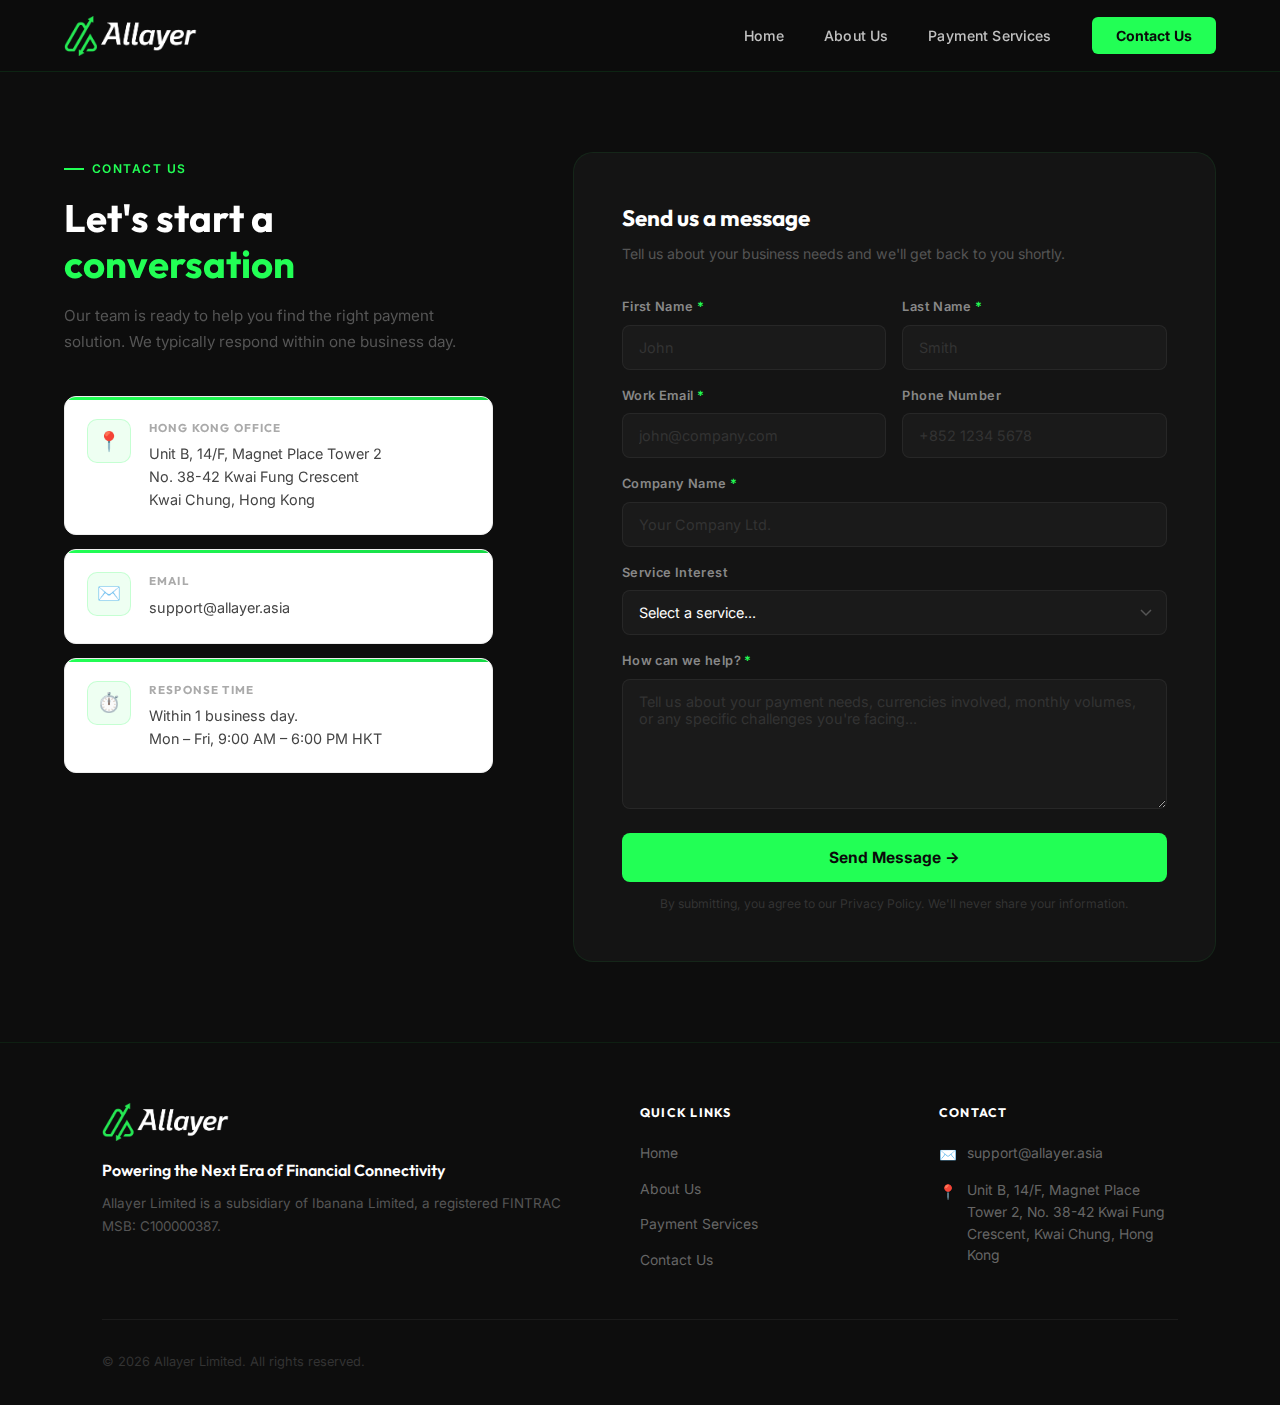
<file: contact.html>
<!DOCTYPE html>
<html lang="en">
<head>
  <meta charset="UTF-8" />
  <meta name="viewport" content="width=device-width, initial-scale=1.0" />
  <title>Contact Us – Allayer</title>
  <link rel="stylesheet" href="styles.css" />
  <link rel="icon" type="image/x-icon" href="favicon.ico" />
  <link rel="icon" type="image/png" sizes="32x32" href="favicon.png" />
  <style>
    .contact-page {
      padding-top: 72px;
      min-height: 100vh;
      background: var(--dark);
    }
    .contact-section { padding: 80px 5%; }
    .contact-inner {
      max-width: 1200px; margin: 0 auto;
      display: grid; grid-template-columns: 1fr 1.5fr; gap: 80px; align-items: start;
    }

    /* ─── Info Panel ─── */
    .contact-info-panel { position: sticky; top: 100px; }
    .contact-info-panel h2 {
      font-family: var(--font-display);
      font-size: clamp(1.8rem, 3vw, 2.4rem);
      font-weight: 700; line-height: 1.2; margin-bottom: 16px; color: var(--white);
    }
    .contact-info-panel h2 span { color: var(--green); }
    .contact-info-panel > p { font-size: 0.95rem; color: #555; line-height: 1.75; margin-bottom: 40px; }
    .info-cards { display: flex; flex-direction: column; gap: 14px; }
    .info-card {
      display: flex; gap: 18px; align-items: flex-start;
      padding: 22px;
      background: var(--white);
      border: 1px solid #eee;
      border-radius: 12px; transition: all 0.3s;
      position: relative; overflow: hidden;
    }
    .info-card::before {
      content: ''; position: absolute; top: 0; left: 0; right: 0;
      height: 3px;
      background: linear-gradient(90deg, var(--green), var(--green-deep));
    }
    .info-card:hover { border-color: rgba(34,255,85,0.3); box-shadow: 0 8px 24px rgba(34,255,85,0.08); transform: translateY(-2px); }
    .info-card-icon {
      width: 44px; height: 44px;
      background: rgba(34,255,85,0.08);
      border: 1px solid rgba(34,255,85,0.2);
      border-radius: 10px;
      display: flex; align-items: center; justify-content: center;
      font-size: 1.2rem; flex-shrink: 0;
    }
    .info-card-body h4 {
      font-family: var(--font-display); font-size: 0.72rem; font-weight: 700;
      letter-spacing: 0.1em; text-transform: uppercase; color: #aaa; margin-bottom: 5px;
    }
    .info-card-body p, .info-card-body a {
      font-size: 0.9rem; color: #444; text-decoration: none; line-height: 1.6;
    }
    .info-card-body a:hover { color: var(--green-deep); }

    /* ─── Form ─── */
    .contact-form-wrap {
      background: var(--dark-2);
      border-radius: 20px; padding: 48px;
      border: 1px solid rgba(34,255,85,0.08);
    }
    .form-header { margin-bottom: 32px; }
    .form-header h3 { font-family: var(--font-display); font-size: 1.4rem; font-weight: 700; margin-bottom: 6px; color: var(--white); }
    .form-header p { font-size: 0.88rem; color: #555; }
    .form-grid { display: grid; grid-template-columns: 1fr 1fr; gap: 16px; }
    .form-group { display: flex; flex-direction: column; gap: 7px; }
    .form-group.full { grid-column: span 2; }
    .form-group label { font-size: 0.8rem; font-weight: 600; color: #888; letter-spacing: 0.03em; }
    .form-group label span { color: var(--green); }
    .form-control {
      background: var(--dark-3);
      border: 1.5px solid rgba(255,255,255,0.06);
      border-radius: 8px; padding: 13px 16px;
      font-family: var(--font-body); font-size: 0.9rem; color: var(--white);
      transition: all 0.2s; outline: none; width: 100%;
    }
    .form-control:focus {
      border-color: var(--green);
      background: var(--dark-4);
      box-shadow: 0 0 0 3px rgba(34,255,85,0.08);
    }
    .form-control::placeholder { color: #333; }
    textarea.form-control { resize: vertical; min-height: 130px; }
    select.form-control {
      appearance: none; cursor: pointer;
      background-image: url("data:image/svg+xml,%3Csvg xmlns='http://www.w3.org/2000/svg' width='12' height='8' viewBox='0 0 12 8'%3E%3Cpath d='M1 1l5 5 5-5' stroke='%23555' stroke-width='1.5' fill='none'/%3E%3C/svg%3E");
      background-repeat: no-repeat; background-position: right 14px center;
      background-color: var(--dark-3);
    }
    select.form-control option { background: var(--dark-3); color: var(--white); }


    .form-submit { margin-top: 24px; }
    .btn-submit {
      width: 100%; background: var(--green); color: var(--black);
      padding: 15px 32px; border-radius: 8px;
      font-family: var(--font-body); font-size: 0.97rem; font-weight: 700;
      border: none; cursor: pointer; transition: all 0.2s;
      display: flex; align-items: center; justify-content: center; gap: 10px;
    }
    .btn-submit:hover {
      background: var(--green-deep); transform: translateY(-2px);
      box-shadow: 0 8px 28px rgba(34,255,85,0.3);
    }
    .btn-submit:disabled { opacity: 0.6; cursor: not-allowed; transform: none; }
    .form-note { text-align: center; font-size: 0.76rem; color: #333; margin-top: 12px; }
    .success-msg {
      display: none;
      background: rgba(34,255,85,0.06);
      border: 1px solid rgba(34,255,85,0.2);
      border-radius: 10px; padding: 18px 22px;
      color: var(--green); font-size: 0.9rem; font-weight: 500;
      text-align: center; margin-top: 16px;
    }

    @media (max-width: 900px) {
      .contact-inner { grid-template-columns: 1fr; gap: 48px; }
      .contact-info-panel { position: static; }
    }
    @media (max-width: 600px) {
      .form-grid { grid-template-columns: 1fr; }
      .form-group.full { grid-column: span 1; }
      .contact-form-wrap { padding: 28px 20px; }
    }
  </style>
</head>
<body>

<nav class="nav" id="mainNav">
  <a href="index.html" class="nav-logo"><img src="logo.png" alt="Allayer" /></a>
  <ul class="nav-links" id="navLinks">
    <li><a href="index.html">Home</a></li>
    <li><a href="about.html">About Us</a></li>
    <li><a href="services.html">Payment Services</a></li>
    <li><a href="contact.html" class="nav-cta">Contact Us</a></li>
  </ul>
  <div class="hamburger" onclick="toggleNav()"><span></span><span></span><span></span></div>
</nav>

<div class="contact-page">
  <section class="contact-section">
    <div class="contact-inner">

      <!-- Info Panel -->
      <div class="contact-info-panel fade-up">
        <div class="section-tag">Contact Us</div>
        <h2>Let's start a<br/><span>conversation</span></h2>
        <p>Our team is ready to help you find the right payment solution. We typically respond within one business day.</p>
        <div class="info-cards">
          <div class="info-card">
            <div class="info-card-icon">📍</div>
            <div class="info-card-body">
              <h4>Hong Kong Office</h4>
              <p>Unit B, 14/F, Magnet Place Tower 2<br/>No. 38-42 Kwai Fung Crescent<br/>Kwai Chung, Hong Kong</p>
            </div>
          </div>
          <div class="info-card">
            <div class="info-card-icon">✉️</div>
            <div class="info-card-body">
              <h4>Email</h4>
              <a href="mailto:support@allayer.asia">support@allayer.asia</a>
            </div>
          </div>
          <div class="info-card">
            <div class="info-card-icon">⏱️</div>
            <div class="info-card-body">
              <h4>Response Time</h4>
              <p>Within 1 business day.<br/>Mon – Fri, 9:00 AM – 6:00 PM HKT</p>
            </div>
          </div>
        </div>
      </div>

      <!-- Form -->
      <div class="contact-form-wrap fade-up fade-up-1">
        <div class="form-header">
          <h3>Send us a message</h3>
          <p>Tell us about your business needs and we'll get back to you shortly.</p>
        </div>
        <form id="contactForm" action="https://formspree.io/f/xreanljd" method="POST" onsubmit="handleSubmit(event)">
          <div class="form-grid">
            <div class="form-group">
              <label>First Name <span>*</span></label>
              <input type="text" name="first_name" class="form-control" placeholder="John" required />
            </div>
            <div class="form-group">
              <label>Last Name <span>*</span></label>
              <input type="text" name="last_name" class="form-control" placeholder="Smith" required />
            </div>
            <div class="form-group">
              <label>Work Email <span>*</span></label>
              <input type="email" name="email" class="form-control" placeholder="john@company.com" required />
            </div>
            <div class="form-group">
              <label>Phone Number</label>
              <input type="tel" name="phone" class="form-control" placeholder="+852 1234 5678" />
            </div>
            <div class="form-group full">
              <label>Company Name <span>*</span></label>
              <input type="text" name="company" class="form-control" placeholder="Your Company Ltd." required />
            </div>
            <div class="form-group full">
              <label>Service Interest</label>
              <select name="service" class="form-control">
                <option value="" disabled selected>Select a service...</option>
                <option>Invoice Settlements</option>
                <option>Treasury Management</option>
                <option>FX Conversion & Hedging</option>
                <option>Bulk Payouts / Mass Disbursements</option>
                <option>General Enquiry</option>
              </select>
            </div>
            <div class="form-group full">
              <label>How can we help? <span>*</span></label>
              <textarea name="message" class="form-control" placeholder="Tell us about your payment needs, currencies involved, monthly volumes, or any specific challenges you're facing..." required></textarea>
            </div>
          </div>

          <div class="form-submit">
            <button type="submit" class="btn-submit" id="submitBtn">Send Message →</button>
          </div>
          <p class="form-note">By submitting, you agree to our Privacy Policy. We'll never share your information.</p>
          <div class="success-msg" id="successMsg">✅ Your message has been sent! We'll be in touch within one business day.</div>
        </form>
      </div>

    </div>
  </section>
</div>

<!-- ─── Footer ─── -->
<footer>
  <div class="footer-top">
    <div class="footer-brand">
      <img src="logo.png" alt="Allayer" />
      <div class="footer-brand-tagline">Powering the Next Era of Financial Connectivity</div>
      <p>Allayer Limited is a subsidiary of Ibanana Limited, a registered FINTRAC MSB: C100000387.</p>
    </div>
    <div class="footer-col">
      <h4>Quick Links</h4>
      <ul>
        <li><a href="index.html">Home</a></li>
        <li><a href="about.html">About Us</a></li>
        <li><a href="services.html">Payment Services</a></li>
        <li><a href="contact.html">Contact Us</a></li>
      </ul>
    </div>
    <div class="footer-col">
      <h4>Contact</h4>
      <ul>
        <li><span class="f-icon">✉️</span><a href="mailto:support@allayer.asia">support@allayer.asia</a></li>
        <li><span class="f-icon">📍</span><span>Unit B, 14/F, Magnet Place Tower 2, No. 38-42 Kwai Fung Crescent, Kwai Chung, Hong Kong</span></li>
      </ul>
    </div>
  </div>
  <div class="footer-bottom"><span>© 2026 Allayer Limited. All rights reserved.</span></div>
</footer>

<script>
  const nav = document.getElementById('mainNav');
  window.addEventListener('scroll', () => nav.classList.toggle('scrolled', window.scrollY > 20));
  function toggleNav() { document.getElementById('navLinks').classList.toggle('open'); }

  function handleSubmit(e) {
    e.preventDefault();
    const btn = document.getElementById('submitBtn');
    const form = document.getElementById('contactForm');
    btn.textContent = 'Sending...';
    btn.disabled = true;

    fetch('https://formspree.io/f/xreanljd', {
      method: 'POST',
      body: new FormData(form),
      headers: { 'Accept': 'application/json' }
    }).then(res => {
      if (res.ok) {
        btn.textContent = '✓ Sent!';
        document.getElementById('successMsg').style.display = 'block';
        form.reset();
      } else {
        btn.textContent = 'Send Message →';
        btn.disabled = false;
        alert('Something went wrong. Please email us directly at support@allayer.asia');
      }
    }).catch(() => {
      btn.textContent = 'Send Message →';
      btn.disabled = false;
      alert('Something went wrong. Please email us directly at support@allayer.asia');
    });
  }
</script>
</body>
</html>
</file>
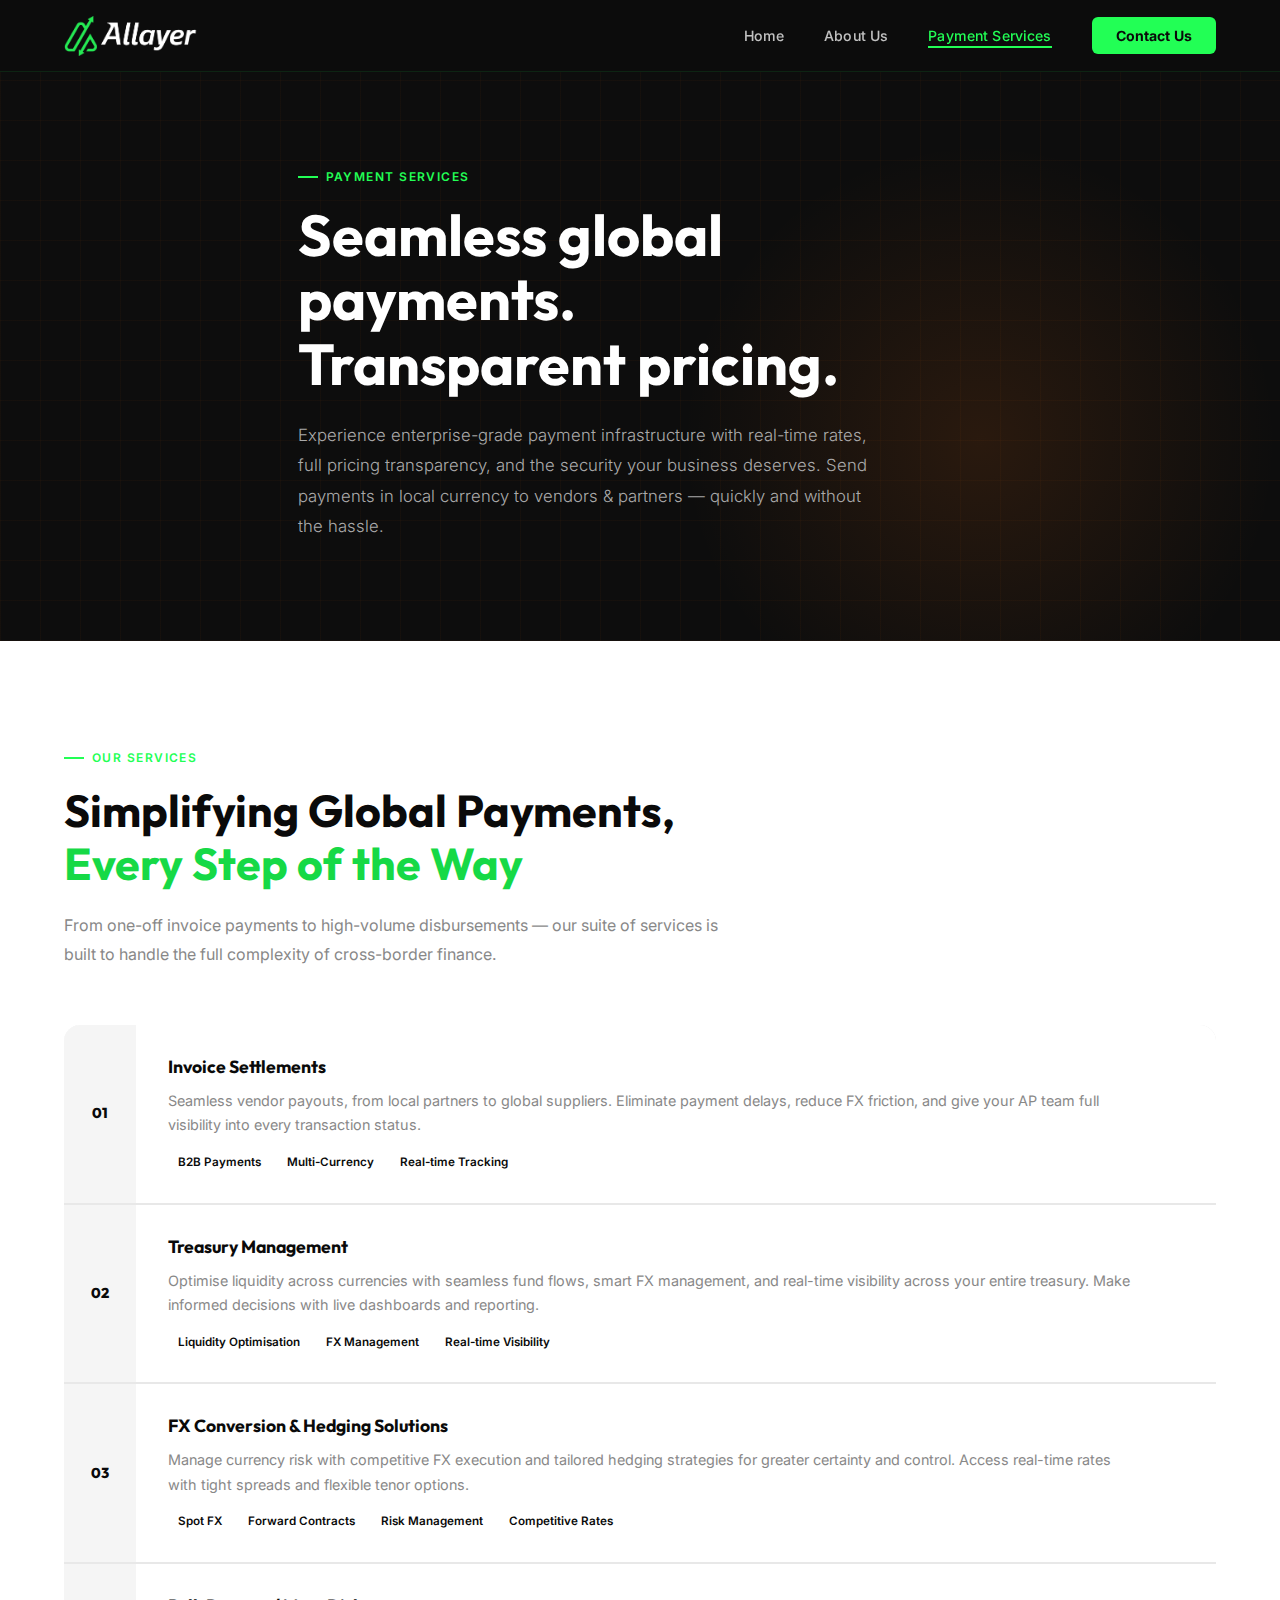
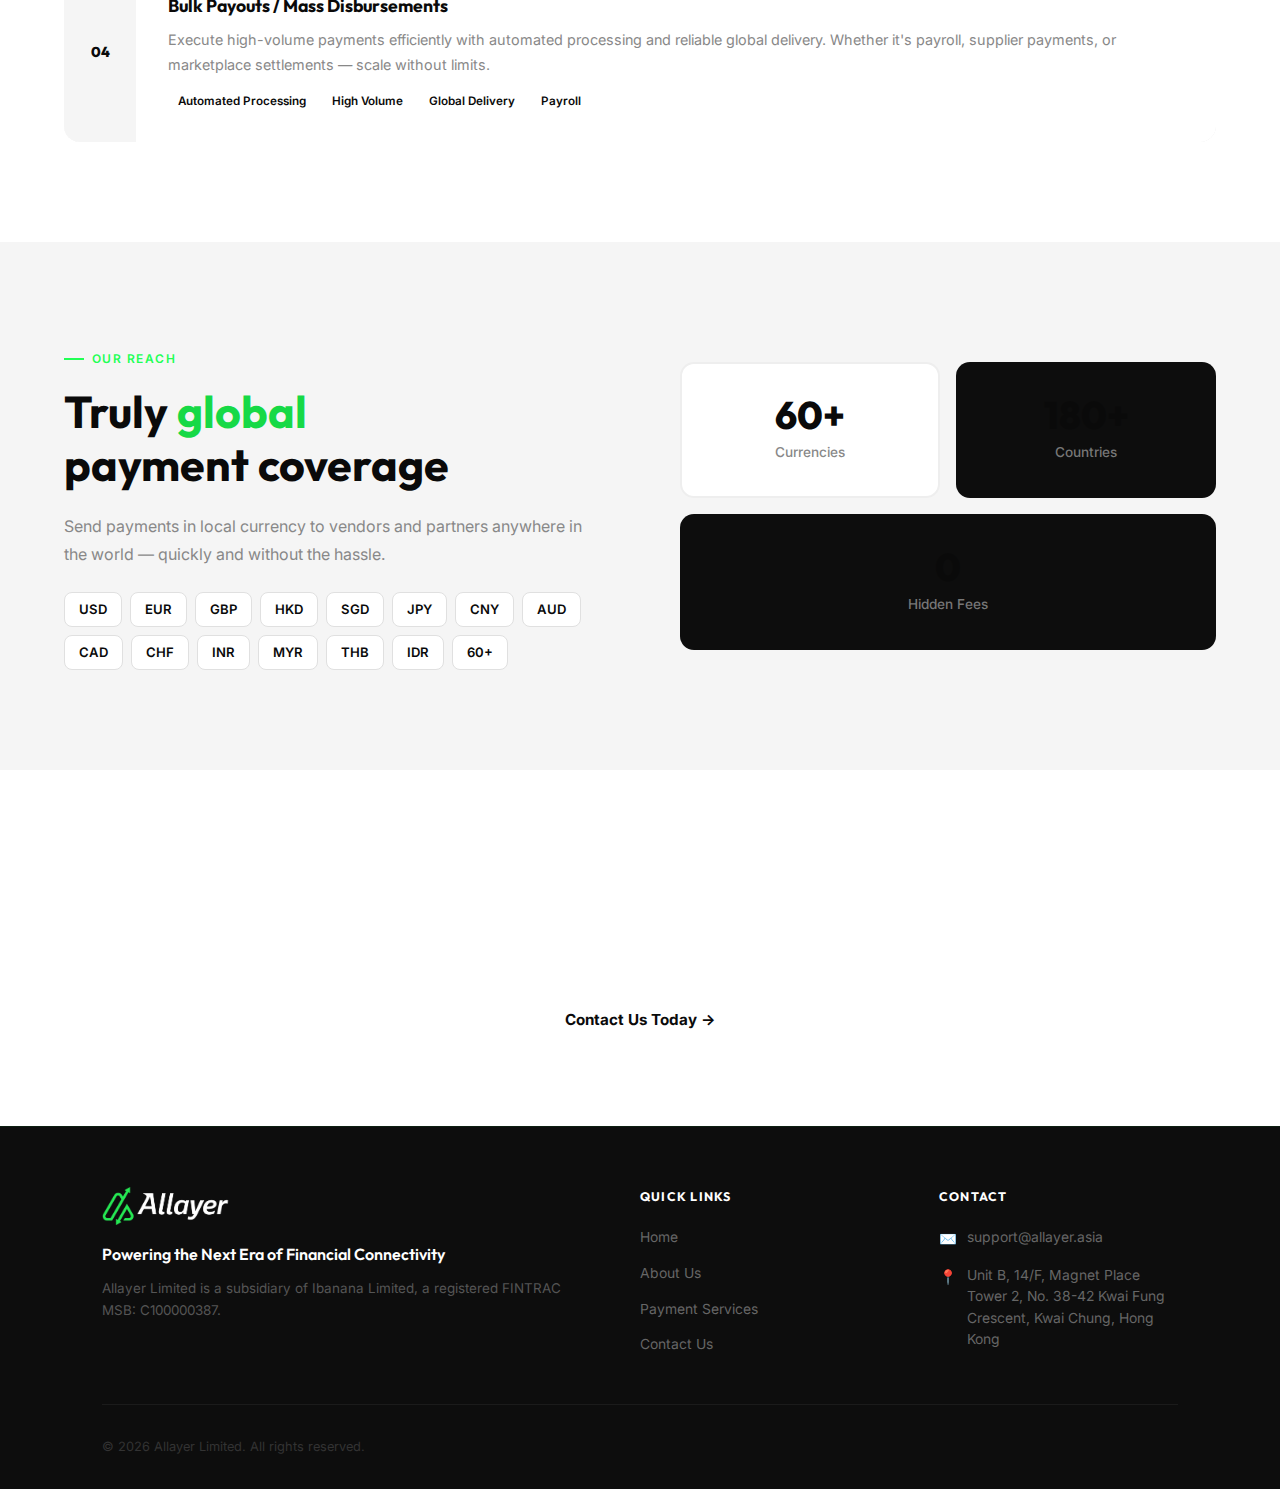
<file: services.html>
<!DOCTYPE html>
<html lang="en">
<head>
  <meta charset="UTF-8" />
  <meta name="viewport" content="width=device-width, initial-scale=1.0" />
  <title>Payment Services – Allayer</title>
  <meta name="description" content="Experience seamless global payments with transparent pricing, real-time rates, and enterprise-grade security." />
  <link rel="stylesheet" href="styles.css" />
  <link rel="icon" type="image/x-icon" href="favicon.ico" />
  <link rel="icon" type="image/png" sizes="32x32" href="favicon.png" />
  <style>
    /* ─── Page Hero ─── */
    .page-hero {
      padding: 160px 5% 100px;
      background: var(--dark);
      position: relative;
      overflow: hidden;
    }
    .page-hero-bg {
      position: absolute; inset: 0;
      background-image:
        linear-gradient(rgba(249,115,22,0.04) 1px, transparent 1px),
        linear-gradient(90deg, rgba(249,115,22,0.04) 1px, transparent 1px);
      background-size: 40px 40px;
    }
    .page-hero-glow {
      position: absolute;
      width: 600px; height: 600px;
      border-radius: 50%;
      background: radial-gradient(circle, rgba(249,115,22,0.12) 0%, transparent 70%);
      right: 0; bottom: -100px;
    }
    .page-hero-inner {
      position: relative; z-index: 2;
      max-width: 800px;
      /* left-aligned, no centering */
    }
    .page-hero h1 {
      font-family: var(--font-display);
      font-size: clamp(2.2rem, 4.5vw, 3.6rem);
      font-weight: 700;
      color: var(--white);
      line-height: 1.12;
      margin-bottom: 24px;
    }
    .page-hero h1 span { color: var(--orange); }
    .page-hero p { font-size: 1.05rem; color: #aaa; line-height: 1.8; max-width: 580px; font-weight: 300; }

    /* ─── Services List ─── */
    .services-section {
      padding: 100px 5%;
      background: var(--white);
    }
    .services-inner { max-width: 1200px; margin: 0 auto; }
    .services-header { margin-bottom: 56px; }
    .overview-lead {
      font-size: 1rem;
      color: var(--grey);
      line-height: 1.8;
      max-width: 680px;
      margin-top: 16px;
    }

    .services-list {
      display: grid;
      grid-template-columns: 1fr;
      gap: 2px;
      background: #e8e8e8;
      border-radius: 16px;
      overflow: hidden;
    }
    .service-row {
      background: var(--white);
      display: grid;
      grid-template-columns: 72px 1fr 48px;
      align-items: center;
      transition: all 0.3s;
    }
    .service-row:hover { background: var(--orange-pale); }
    .service-row:hover .service-num { background: var(--orange); color: var(--white); }
    .service-row:hover .service-arrow { opacity: 1; }
    .service-num {
      background: var(--light-grey);
      display: flex;
      align-items: center;
      justify-content: center;
      font-family: var(--font-display);
      font-size: 0.9rem;
      font-weight: 800;
      color: var(--orange);
      min-height: 120px;
      align-self: stretch;
      transition: all 0.3s;
    }
    .service-body { padding: 28px 32px; }
    .service-body h3 {
      font-family: var(--font-display);
      font-size: 1.1rem;
      font-weight: 700;
      margin-bottom: 8px;
      color: var(--black);
    }
    .service-body p { font-size: 0.9rem; color: var(--grey); line-height: 1.7; }
    .service-tags { display: flex; flex-wrap: wrap; gap: 6px; margin-top: 12px; }
    .service-tag-chip {
      background: var(--orange-pale);
      color: var(--orange-deep);
      padding: 3px 10px;
      border-radius: 100px;
      font-size: 0.73rem;
      font-weight: 600;
      border: 1px solid var(--orange-light);
    }
    .service-arrow {
      padding: 28px 16px;
      font-size: 1.3rem;
      color: var(--orange);
      opacity: 0;
      transition: opacity 0.2s;
    }

    /* ─── Reach / Currencies ─── */
    .reach {
      padding: 100px 5%;
      background: var(--light-grey);
    }
    .reach-inner {
      max-width: 1200px; margin: 0 auto;
      display: grid;
      grid-template-columns: 1fr 1fr;
      gap: 80px;
      align-items: center;
    }
    .currency-chips { display: flex; flex-wrap: wrap; gap: 8px; margin-top: 24px; }
    .currency-chip {
      background: var(--white);
      border-radius: 8px;
      padding: 6px 14px;
      font-size: 0.82rem;
      font-weight: 600;
      color: var(--black);
      border: 1px solid #e0e0e0;
      transition: all 0.2s;
    }
    .currency-chip:hover { background: var(--orange); color: var(--white); border-color: var(--orange); }

    .reach-stats {
      display: grid;
      grid-template-columns: 1fr 1fr;
      gap: 16px;
    }
    .reach-stat-card {
      border-radius: 14px;
      padding: 32px 24px;
      text-align: center;
      border: 2px solid transparent;
      transition: all 0.3s;
    }
    .reach-stat-card.light { background: var(--white); border-color: #eee; }
    .reach-stat-card.dark-card { background: var(--dark); }
    .reach-stat-card.full { grid-column: span 2; background: var(--dark); border-radius: 14px; }
    .reach-stat-card:hover { border-color: var(--orange); }
    .reach-stat-card .big-num {
      font-family: var(--font-display);
      font-size: 2.4rem;
      font-weight: 800;
      color: var(--orange);
      line-height: 1;
      margin-bottom: 8px;
    }
    .reach-stat-card .label {
      font-size: 0.85rem;
      font-weight: 500;
    }
    .reach-stat-card.light .label { color: var(--grey); }
    .reach-stat-card.dark-card .label, .reach-stat-card.full .label { color: #777; }

    /* ─── CTA Banner ─── */
    .cta-banner {
      padding: 80px 5%;
      background: linear-gradient(135deg, var(--orange) 0%, var(--orange-deep) 100%);
      text-align: center;
      position: relative;
      overflow: hidden;
    }
    .cta-banner::before {
      content: '';
      position: absolute; inset: 0;
      background-image: linear-gradient(rgba(255,255,255,0.04) 1px, transparent 1px),
                        linear-gradient(90deg, rgba(255,255,255,0.04) 1px, transparent 1px);
      background-size: 32px 32px;
    }
    .cta-banner-inner { position: relative; z-index: 2; max-width: 1000px; margin: 0 auto; }
    .cta-banner h2 {
      font-family: var(--font-display);
      font-size: clamp(1.8rem, 3.5vw, 2.6rem);
      font-weight: 700; color: var(--white); margin-bottom: 16px;
      white-space: nowrap;
    }
    .cta-banner p { color: rgba(255,255,255,0.85); font-size: 1rem; margin-bottom: 36px; }
    .cta-banner .btn-primary { background: var(--white); color: var(--orange); }
    .cta-banner .btn-primary:hover { background: var(--dark); color: var(--white); box-shadow: none; }

    @media (max-width: 900px) {
      .reach-inner { grid-template-columns: 1fr; gap: 48px; }
      .service-row { grid-template-columns: 56px 1fr; }
      .service-arrow { display: none; }
      .cta-banner h2 { white-space: normal; }
    }
  </style>
</head>
<body>

<!-- ─── Navigation ─── -->
<nav class="nav" id="mainNav">
  <a href="index.html" class="nav-logo">
    <img src="logo.png" alt="Allayer" />
  </a>
  <ul class="nav-links" id="navLinks">
    <li><a href="index.html">Home</a></li>
    <li><a href="about.html">About Us</a></li>
    <li><a href="services.html" class="active">Payment Services</a></li>
    <li><a href="contact.html" class="nav-cta">Contact Us</a></li>
  </ul>
  <div class="hamburger" onclick="toggleNav()">
    <span></span><span></span><span></span>
  </div>
</nav>

<!-- ─── Page Hero ─── -->
<section class="page-hero">
  <div class="page-hero-bg"></div>
  <div class="page-hero-glow"></div>
  <div class="page-hero-inner container">
    <div class="section-tag fade-up">Payment Services</div>
    <h1 class="fade-up fade-up-1">
      Seamless global payments.<br/><span>Transparent pricing.</span>
    </h1>
    <p class="fade-up fade-up-2">
      Experience enterprise-grade payment infrastructure with real-time rates, full pricing transparency, and the security your business deserves. Send payments in local currency to vendors &amp; partners — quickly and without the hassle.
    </p>
  </div>
</section>

<!-- ─── Services List ─── -->
<section class="services-section">
  <div class="services-inner">
    <div class="services-header">
      <div class="section-tag">Our Services</div>
      <h2 class="section-title">Simplifying Global Payments,<br/><span>Every Step of the Way</span></h2>
      <p class="overview-lead">From one-off invoice payments to high-volume disbursements — our suite of services is built to handle the full complexity of cross-border finance.</p>
    </div>
    <div class="services-list">
      <div class="service-row">
        <div class="service-num">01</div>
        <div class="service-body">
          <h3>Invoice Settlements</h3>
          <p>Seamless vendor payouts, from local partners to global suppliers. Eliminate payment delays, reduce FX friction, and give your AP team full visibility into every transaction status.</p>
          <div class="service-tags">
            <span class="service-tag-chip">B2B Payments</span>
            <span class="service-tag-chip">Multi-Currency</span>
            <span class="service-tag-chip">Real-time Tracking</span>
          </div>
        </div>
        <div class="service-arrow">→</div>
      </div>
      <div class="service-row">
        <div class="service-num">02</div>
        <div class="service-body">
          <h3>Treasury Management</h3>
          <p>Optimise liquidity across currencies with seamless fund flows, smart FX management, and real-time visibility across your entire treasury. Make informed decisions with live dashboards and reporting.</p>
          <div class="service-tags">
            <span class="service-tag-chip">Liquidity Optimisation</span>
            <span class="service-tag-chip">FX Management</span>
            <span class="service-tag-chip">Real-time Visibility</span>
          </div>
        </div>
        <div class="service-arrow">→</div>
      </div>
      <div class="service-row">
        <div class="service-num">03</div>
        <div class="service-body">
          <h3>FX Conversion & Hedging Solutions</h3>
          <p>Manage currency risk with competitive FX execution and tailored hedging strategies for greater certainty and control. Access real-time rates with tight spreads and flexible tenor options.</p>
          <div class="service-tags">
            <span class="service-tag-chip">Spot FX</span>
            <span class="service-tag-chip">Forward Contracts</span>
            <span class="service-tag-chip">Risk Management</span>
            <span class="service-tag-chip">Competitive Rates</span>
          </div>
        </div>
        <div class="service-arrow">→</div>
      </div>
      <div class="service-row">
        <div class="service-num">04</div>
        <div class="service-body">
          <h3>Bulk Payouts / Mass Disbursements</h3>
          <p>Execute high-volume payments efficiently with automated processing and reliable global delivery. Whether it's payroll, supplier payments, or marketplace settlements — scale without limits.</p>
          <div class="service-tags">
            <span class="service-tag-chip">Automated Processing</span>
            <span class="service-tag-chip">High Volume</span>
            <span class="service-tag-chip">Global Delivery</span>
            <span class="service-tag-chip">Payroll</span>
          </div>
        </div>
        <div class="service-arrow">→</div>
      </div>
    </div>
  </div>
</section>

<!-- ─── Reach / Currencies ─── -->
<section class="reach">
  <div class="reach-inner">
    <div>
      <div class="section-tag">Our Reach</div>
      <h2 class="section-title">Truly <span>global</span><br/>payment coverage</h2>
      <p class="section-desc">Send payments in local currency to vendors and partners anywhere in the world — quickly and without the hassle.</p>
      <div class="currency-chips">
        <span class="currency-chip">USD</span>
        <span class="currency-chip">EUR</span>
        <span class="currency-chip">GBP</span>
        <span class="currency-chip">HKD</span>
        <span class="currency-chip">SGD</span>
        <span class="currency-chip">JPY</span>
        <span class="currency-chip">CNY</span>
        <span class="currency-chip">AUD</span>
        <span class="currency-chip">CAD</span>
        <span class="currency-chip">CHF</span>
        <span class="currency-chip">INR</span>
        <span class="currency-chip">MYR</span>
        <span class="currency-chip">THB</span>
        <span class="currency-chip">IDR</span>
        <span class="currency-chip">60+</span>
      </div>
    </div>
    <div class="reach-stats">
      <div class="reach-stat-card light">
        <div class="big-num">60+</div>
        <div class="label">Currencies</div>
      </div>
      <div class="reach-stat-card dark-card">
        <div class="big-num">180+</div>
        <div class="label">Countries</div>
      </div>
      <div class="reach-stat-card full">
        <div class="big-num">0</div>
        <div class="label">Hidden Fees</div>
      </div>
    </div>
  </div>
</section>

<!-- ─── CTA Banner ─── -->
<section class="cta-banner">
  <div class="cta-banner-inner">
    <h2>Ready to simplify your global payments?</h2>
    <p>Speak with our team to explore the right solution for your business needs.</p>
    <a href="contact.html" class="btn-primary">Contact Us Today →</a>
  </div>
</section>

<!-- ─── Footer ─── -->
<footer>
  <div class="footer-top">
    <div class="footer-brand">
      <div class="footer-logo-wrap">
        <img src="logo.png" alt="Allayer" />
      </div>
      <div class="footer-brand-tagline">Powering the Next Era of Financial Connectivity</div>
      <p>Allayer Limited is a subsidiary of Ibanana Limited, a registered FINTRAC MSB: C100000387.</p>
    </div>
    <div class="footer-col">
      <h4>Quick Links</h4>
      <ul>
        <li><a href="index.html">Home</a></li>
        <li><a href="about.html">About Us</a></li>
        <li><a href="services.html">Payment Services</a></li>
        <li><a href="contact.html">Contact Us</a></li>
      </ul>
    </div>
    <div class="footer-col">
      <h4>Contact</h4>
      <ul>
        <li>
          <span class="f-icon">✉️</span>
          <a href="mailto:support@allayer.asia">support@allayer.asia</a>
        </li>
        <li>
          <span class="f-icon">📍</span>
          <span>Unit B, 14/F, Magnet Place Tower 2, No. 38-42 Kwai Fung Crescent, Kwai Chung, Hong Kong</span>
        </li>
      </ul>
    </div>
  </div>
  <div class="footer-bottom">
    <span>© 2026 Allayer Limited. All rights reserved.</span>
  </div>
</footer>

<script>
  const nav = document.getElementById('mainNav');
  window.addEventListener('scroll', () => nav.classList.toggle('scrolled', window.scrollY > 20));
  function toggleNav() { document.getElementById('navLinks').classList.toggle('open'); }
</script>
</body>
</html>
</file>
<file: styles.css>
@import url('https://fonts.googleapis.com/css2?family=Outfit:wght@300;400;500;600;700;800&family=Inter:wght@300;400;500;600&display=swap');

/* ─── Variables ─── */
:root {
  --green: #22FF55;
  --green-deep: #16D946;
  --green-dim: rgba(34,255,85,0.15);
  --green-pale: rgba(34,255,85,0.06);
  --black: #0A0A0A;
  --dark: #0D0D0D;
  --dark-2: #141414;
  --dark-3: #1A1A1A;
  --dark-4: #222222;
  --grey: #888888;
  --light-grey: #F5F5F5;
  --white: #FFFFFF;
  --border-dark: rgba(34,255,85,0.12);
  --border-light: rgba(0,0,0,0.08);
  --font-display: 'Outfit', sans-serif;
  --font-body: 'Inter', sans-serif;
}

/* ─── Reset ─── */
*, *::before, *::after { box-sizing: border-box; margin: 0; padding: 0; }
html { scroll-behavior: smooth; }
body {
  font-family: var(--font-body);
  background: var(--white);
  color: var(--black);
  overflow-x: hidden;
  line-height: 1.6;
}

/* ─── Navigation — dark like nansen.ai ─── */
.nav {
  position: fixed;
  top: 0; left: 0; right: 0;
  z-index: 1000;
  padding: 0 5%;
  height: 72px;
  display: flex;
  align-items: center;
  justify-content: space-between;
  background: rgba(13,13,13,0.96);
  backdrop-filter: blur(20px);
  -webkit-backdrop-filter: blur(20px);
  border-bottom: 1px solid rgba(34,255,85,0.1);
  transition: all 0.3s ease;
}
.nav.scrolled {
  box-shadow: 0 4px 40px rgba(0,0,0,0.4);
}
.nav-logo img {
  height: 40px;
  width: auto;
  display: block;
  /* Logo is white+green — shows perfectly on dark nav */
}
.nav-links {
  display: flex;
  align-items: center;
  gap: 40px;
  list-style: none;
}
.nav-links a {
  font-family: var(--font-body);
  font-size: 0.88rem;
  font-weight: 500;
  color: rgba(255,255,255,0.75);
  text-decoration: none;
  letter-spacing: 0.01em;
  position: relative;
  transition: color 0.2s;
}
.nav-links a::after {
  content: '';
  position: absolute;
  bottom: -4px; left: 0;
  width: 0; height: 2px;
  background: var(--green);
  transition: width 0.3s ease;
}
.nav-links a:hover, .nav-links a.active { color: var(--green); }
.nav-links a:hover::after, .nav-links a.active::after { width: 100%; }
.nav-cta {
  background: var(--green) !important;
  color: var(--black) !important;
  padding: 10px 24px;
  border-radius: 6px;
  font-weight: 700 !important;
  transition: background 0.2s, transform 0.2s, box-shadow 0.2s !important;
}
.nav-cta::after { display: none !important; }
.nav-cta:hover {
  background: var(--green-deep) !important;
  transform: translateY(-1px) !important;
  box-shadow: 0 4px 20px rgba(34,255,85,0.3) !important;
}

.hamburger { display: none; flex-direction: column; gap: 5px; cursor: pointer; }
.hamburger span { display: block; width: 24px; height: 2px; background: var(--white); transition: all 0.3s; }

/* ─── Buttons ─── */
.btn-primary {
  display: inline-flex;
  align-items: center;
  gap: 8px;
  background: var(--green);
  color: var(--black);
  padding: 14px 32px;
  border-radius: 6px;
  font-family: var(--font-body);
  font-size: 0.95rem;
  font-weight: 700;
  text-decoration: none;
  border: none;
  cursor: pointer;
  transition: background 0.2s, transform 0.2s, box-shadow 0.2s;
}
.btn-primary:hover {
  background: var(--green-deep);
  transform: translateY(-2px);
  box-shadow: 0 8px 28px rgba(34,255,85,0.35);
}
.btn-outline {
  display: inline-flex;
  align-items: center;
  gap: 8px;
  background: transparent;
  color: var(--green);
  padding: 13px 31px;
  border-radius: 6px;
  font-family: var(--font-body);
  font-size: 0.95rem;
  font-weight: 600;
  text-decoration: none;
  border: 1.5px solid var(--green);
  cursor: pointer;
  transition: all 0.2s;
}
.btn-outline:hover {
  background: var(--green);
  color: var(--black);
  transform: translateY(-2px);
  box-shadow: 0 8px 28px rgba(34,255,85,0.25);
}

/* ─── Section Titles ─── */
.section-tag {
  display: inline-flex;
  align-items: center;
  gap: 8px;
  font-family: var(--font-body);
  font-size: 0.75rem;
  font-weight: 600;
  letter-spacing: 0.12em;
  text-transform: uppercase;
  color: var(--green);
  margin-bottom: 16px;
}
.section-tag::before {
  content: '';
  display: block;
  width: 20px;
  height: 2px;
  background: var(--green);
}
.section-title {
  font-family: var(--font-display);
  font-size: clamp(1.9rem, 3.5vw, 2.8rem);
  font-weight: 700;
  line-height: 1.2;
  color: var(--black);
  margin-bottom: 20px;
}
.section-title span { color: var(--green-deep); }
.section-title.light { color: var(--white); }
.section-title.light span { color: var(--green); }
.section-desc { font-size: 1rem; color: var(--grey); max-width: 560px; line-height: 1.75; }

/* ─── Footer ─── */
footer {
  background: var(--dark);
  color: #aaa;
  padding: 60px 8% 32px;
  border-top: 1px solid rgba(34,255,85,0.08);
}
.footer-top {
  display: grid;
  grid-template-columns: 2fr 1fr 1fr;
  gap: 60px;
  padding-bottom: 48px;
  border-bottom: 1px solid rgba(255,255,255,0.06);
  margin-bottom: 32px;
}
/* Logo shows directly — white+green works on dark footer */
.footer-brand img {
  height: 38px;
  width: auto;
  display: block;
  margin-bottom: 18px;
}
.footer-brand-tagline {
  font-family: var(--font-display);
  font-size: 1rem;
  font-weight: 600;
  color: var(--white);
  margin-bottom: 10px;
  line-height: 1.45;
}
.footer-brand p {
  font-size: 0.84rem;
  color: #555;
  line-height: 1.7;
  margin-bottom: 0;
}
.footer-col h4 {
  font-family: var(--font-display);
  font-size: 0.78rem;
  font-weight: 700;
  letter-spacing: 0.1em;
  text-transform: uppercase;
  color: var(--white);
  margin-bottom: 20px;
}
.footer-col ul { list-style: none; display: flex; flex-direction: column; gap: 14px; }
.footer-col li { display: flex; align-items: flex-start; gap: 10px; color: #666; font-size: 0.87rem; line-height: 1.55; }
.footer-col .f-icon { font-size: 0.9rem; margin-top: 1px; flex-shrink: 0; }
.footer-col a { color: #666; text-decoration: none; transition: color 0.2s; }
.footer-col a:hover { color: var(--green); }
.footer-bottom {
  display: flex;
  justify-content: space-between;
  align-items: center;
  font-size: 0.8rem;
  color: #333;
}

/* ─── Utilities ─── */
.container { max-width: 1200px; margin: 0 auto; padding: 0 5%; }

/* ─── Animations ─── */
@keyframes fadeUp {
  from { opacity: 0; transform: translateY(28px); }
  to { opacity: 1; transform: translateY(0); }
}
@keyframes spin-slow {
  from { transform: rotate(0deg); }
  to { transform: rotate(360deg); }
}
@keyframes pulse-ring {
  0% { transform: scale(0.8); opacity: 0.8; }
  100% { transform: scale(1.6); opacity: 0; }
}
@keyframes float {
  0%, 100% { transform: translateY(0); }
  50% { transform: translateY(-12px); }
}
@keyframes glow-pulse {
  0%, 100% { box-shadow: 0 0 20px rgba(34,255,85,0.2); }
  50% { box-shadow: 0 0 40px rgba(34,255,85,0.5); }
}

.fade-up { animation: fadeUp 0.7s ease both; }
.fade-up-1 { animation-delay: 0.1s; }
.fade-up-2 { animation-delay: 0.2s; }
.fade-up-3 { animation-delay: 0.3s; }
.fade-up-4 { animation-delay: 0.4s; }

/* ─── Responsive ─── */
@media (max-width: 768px) {
  .nav-links {
    display: none; flex-direction: column;
    position: absolute; top: 72px; left: 0; right: 0;
    background: var(--dark);
    padding: 24px 5%; gap: 24px;
    border-bottom: 1px solid var(--border-dark);
    box-shadow: 0 8px 32px rgba(0,0,0,0.5);
  }
  .nav-links.open { display: flex; }
  .hamburger { display: flex; }
  .footer-top { grid-template-columns: 1fr; gap: 32px; }
  .footer-bottom { flex-direction: column; gap: 12px; text-align: center; }
}
</file>
